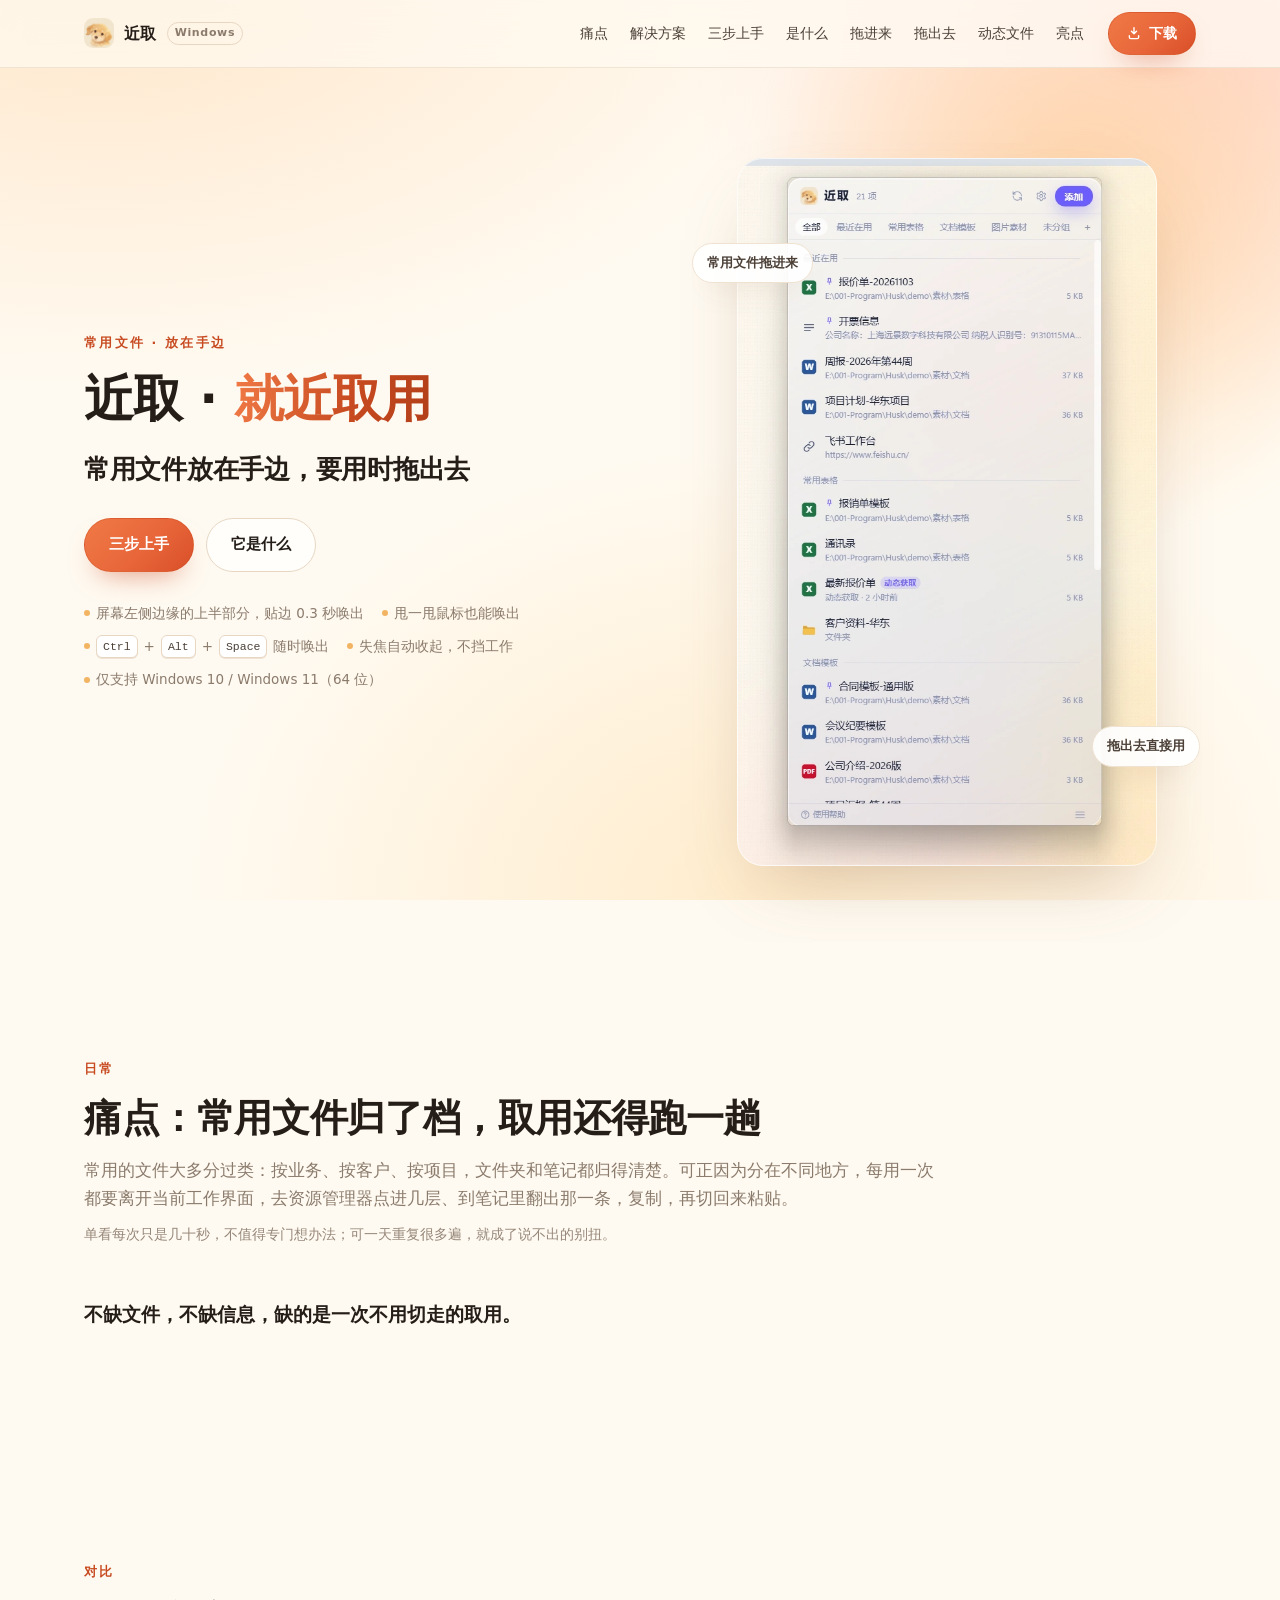
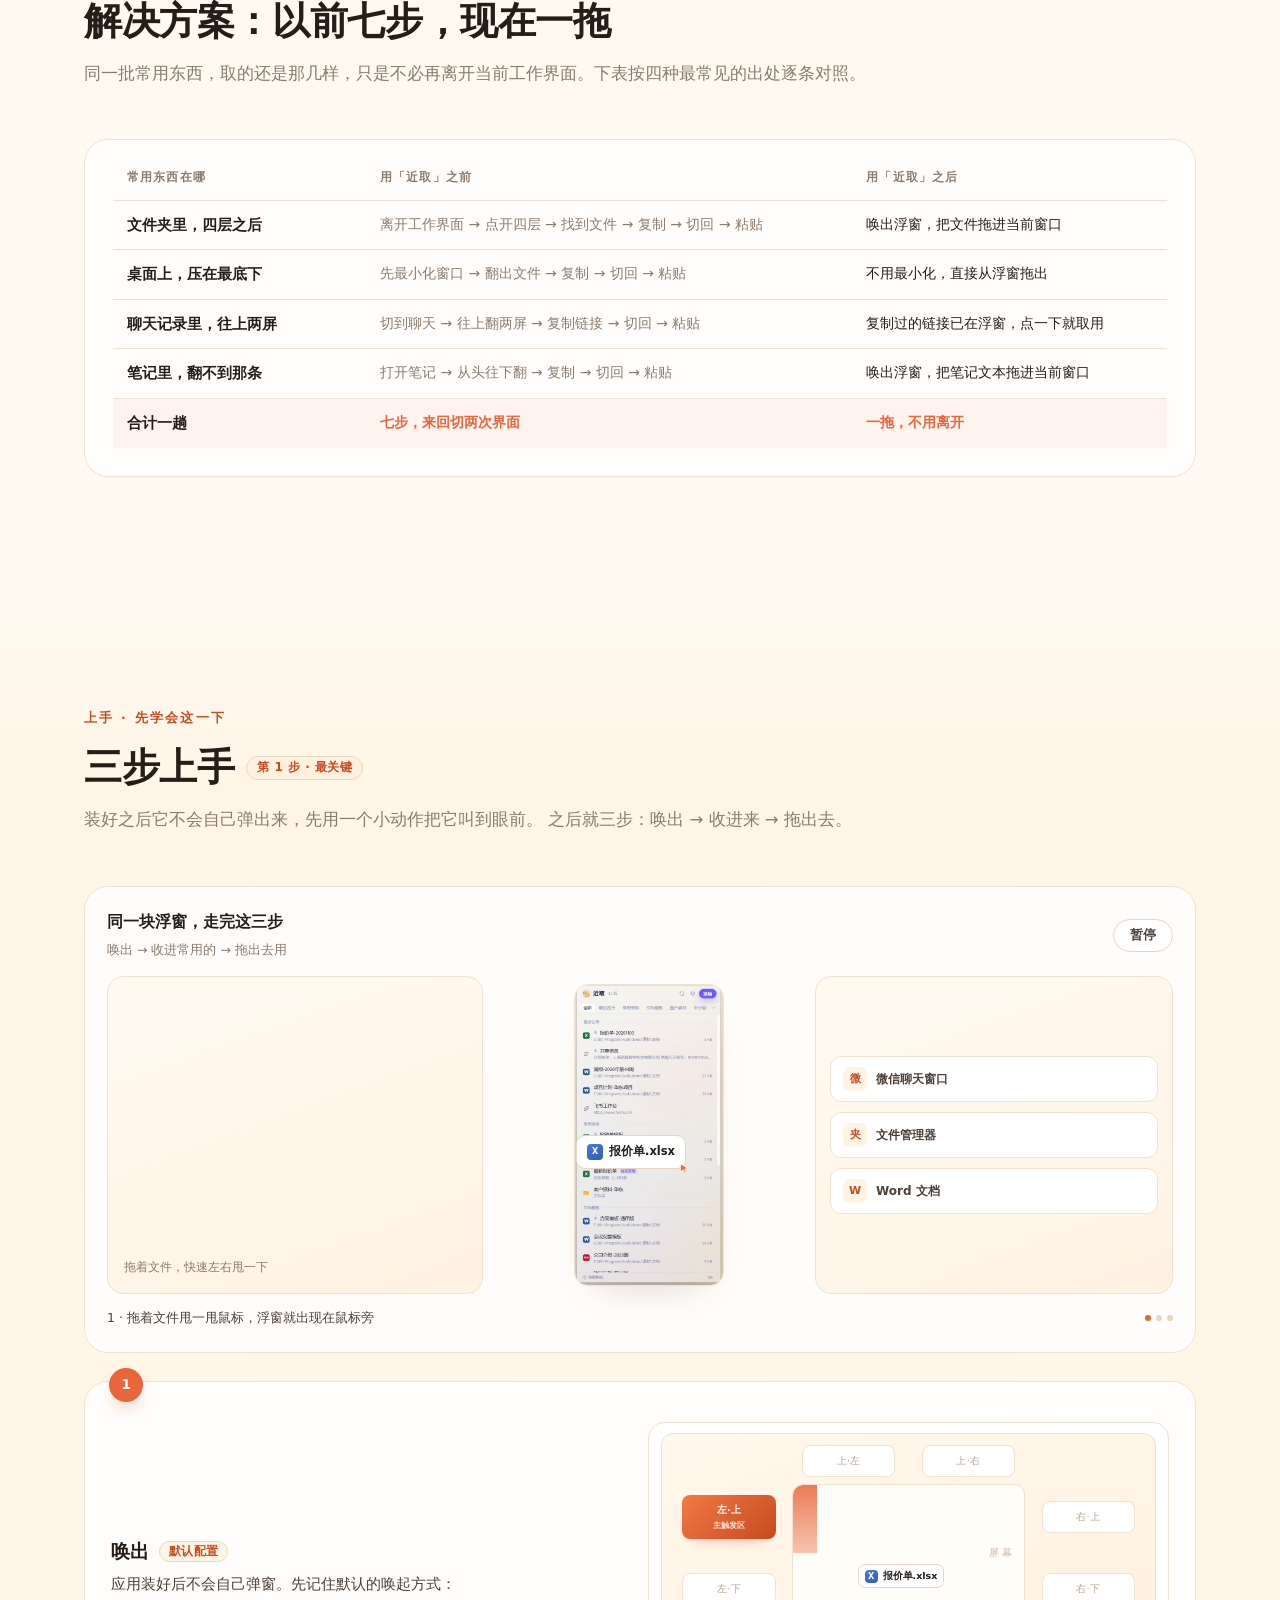
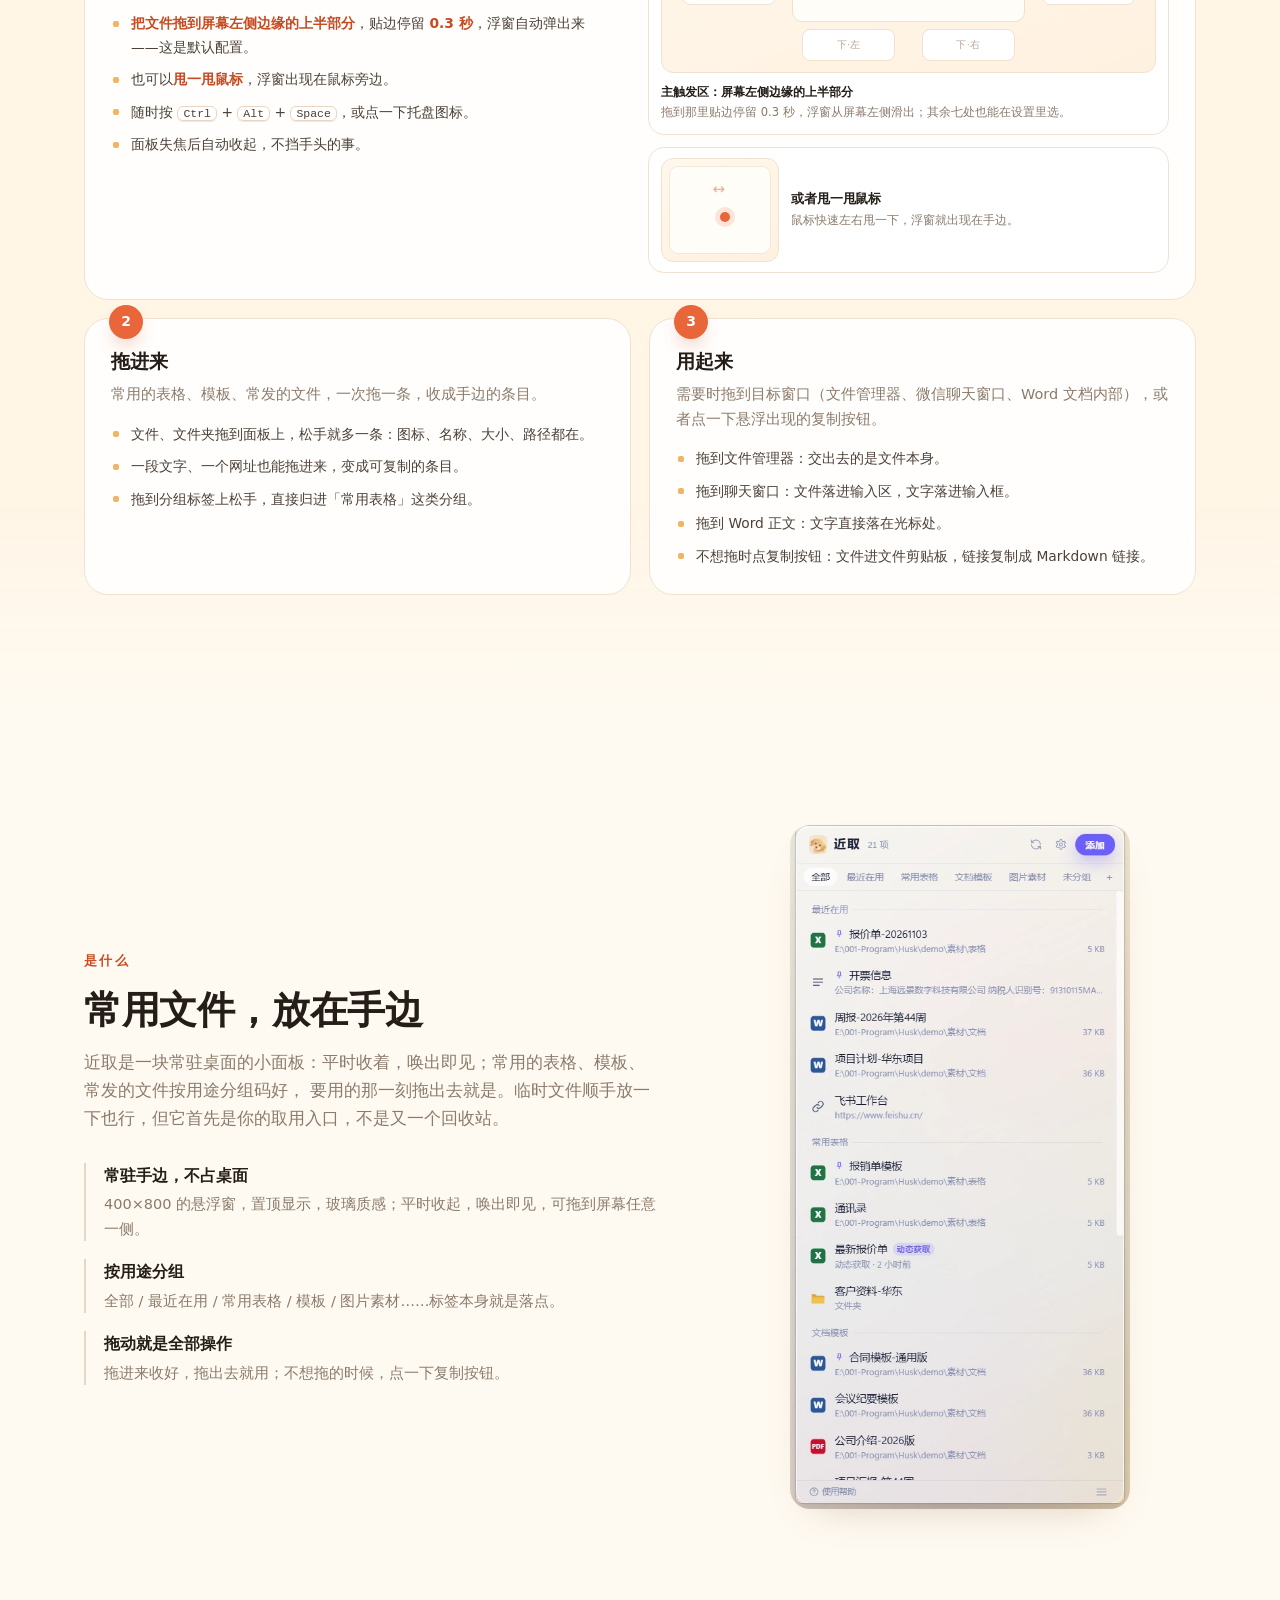
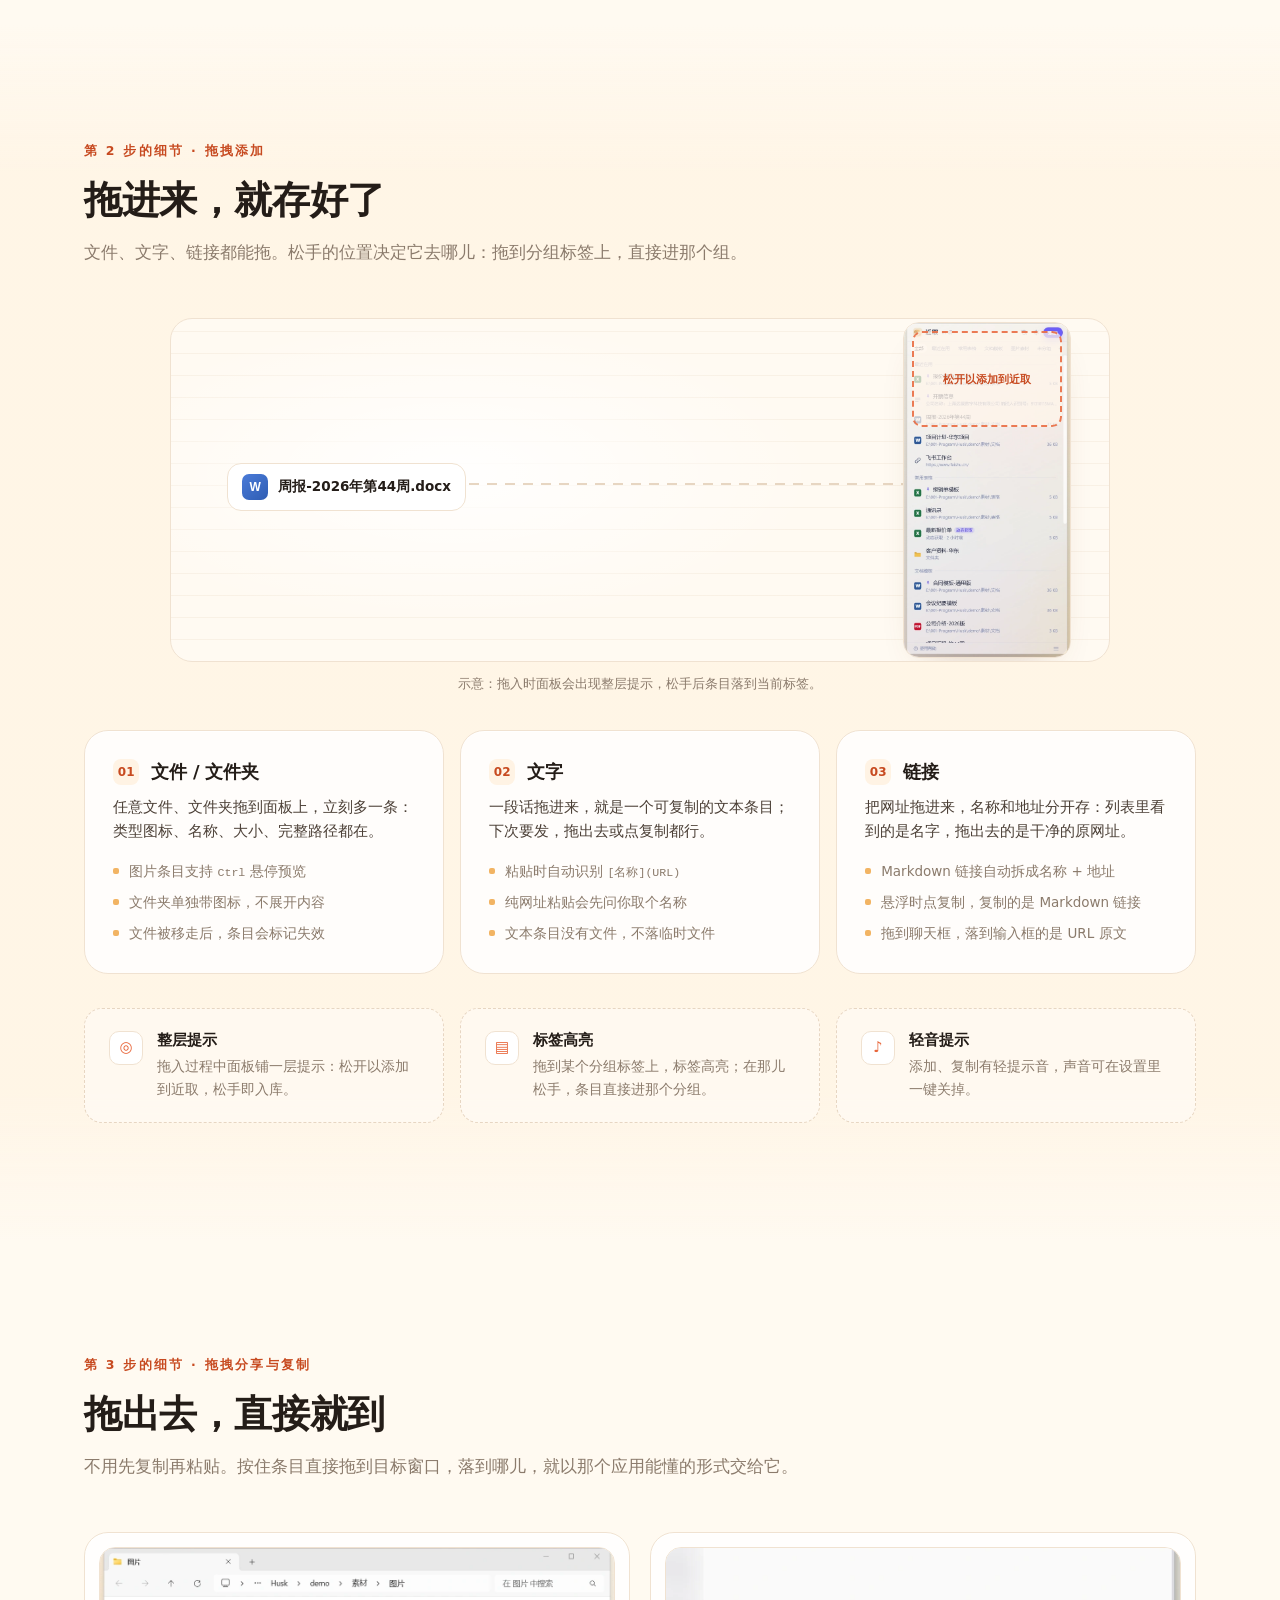
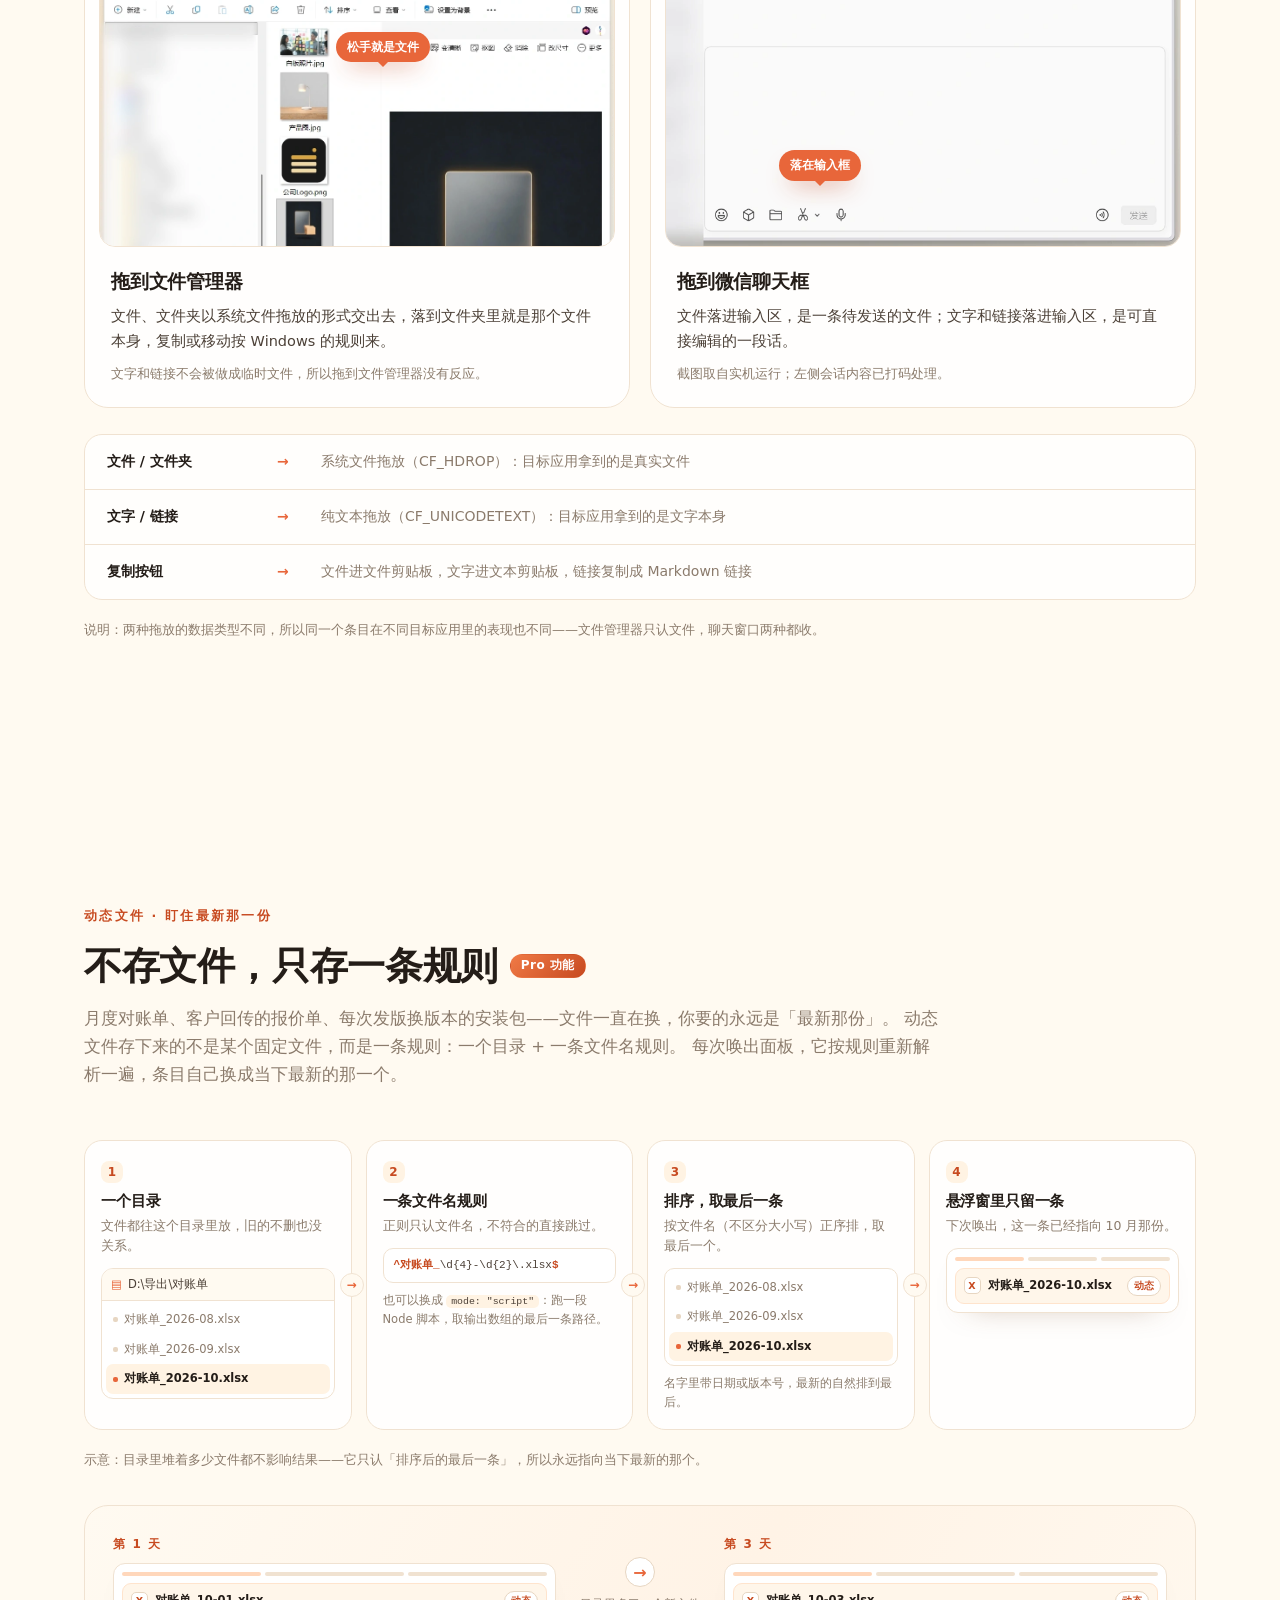
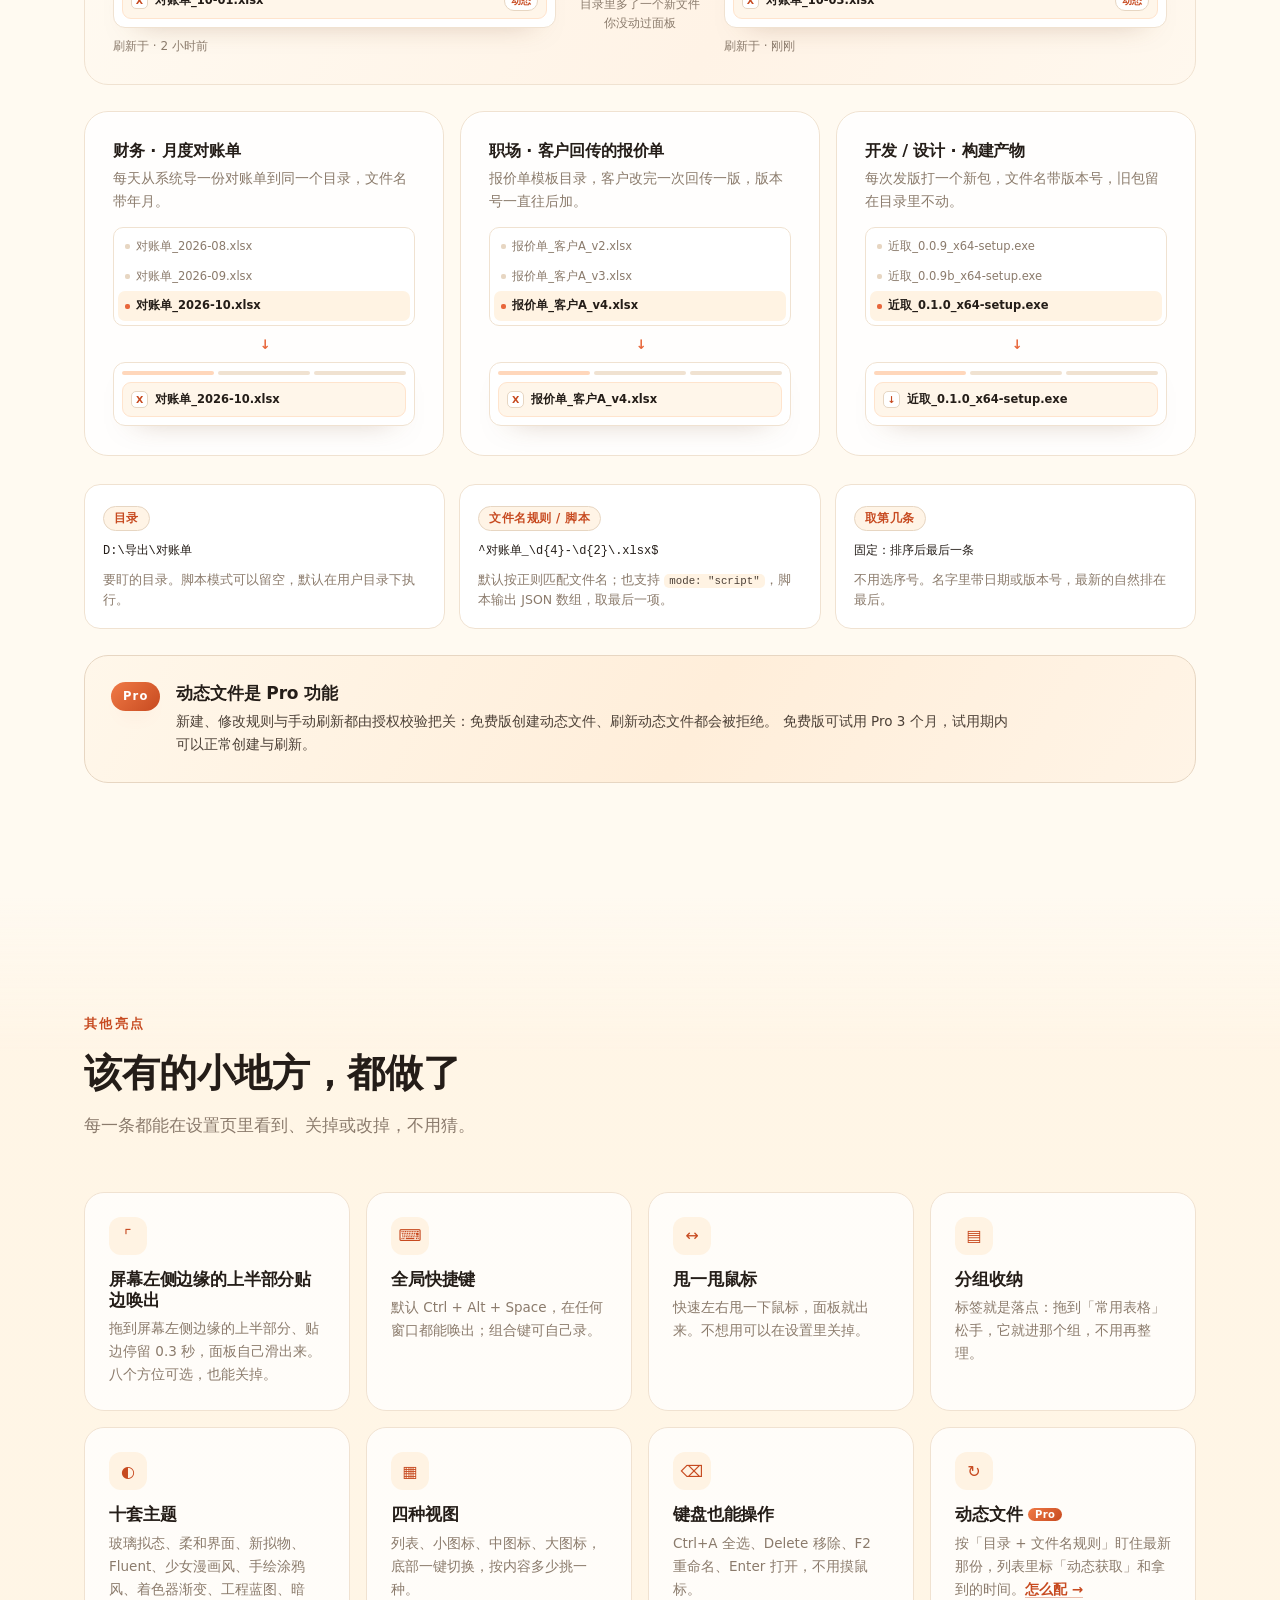
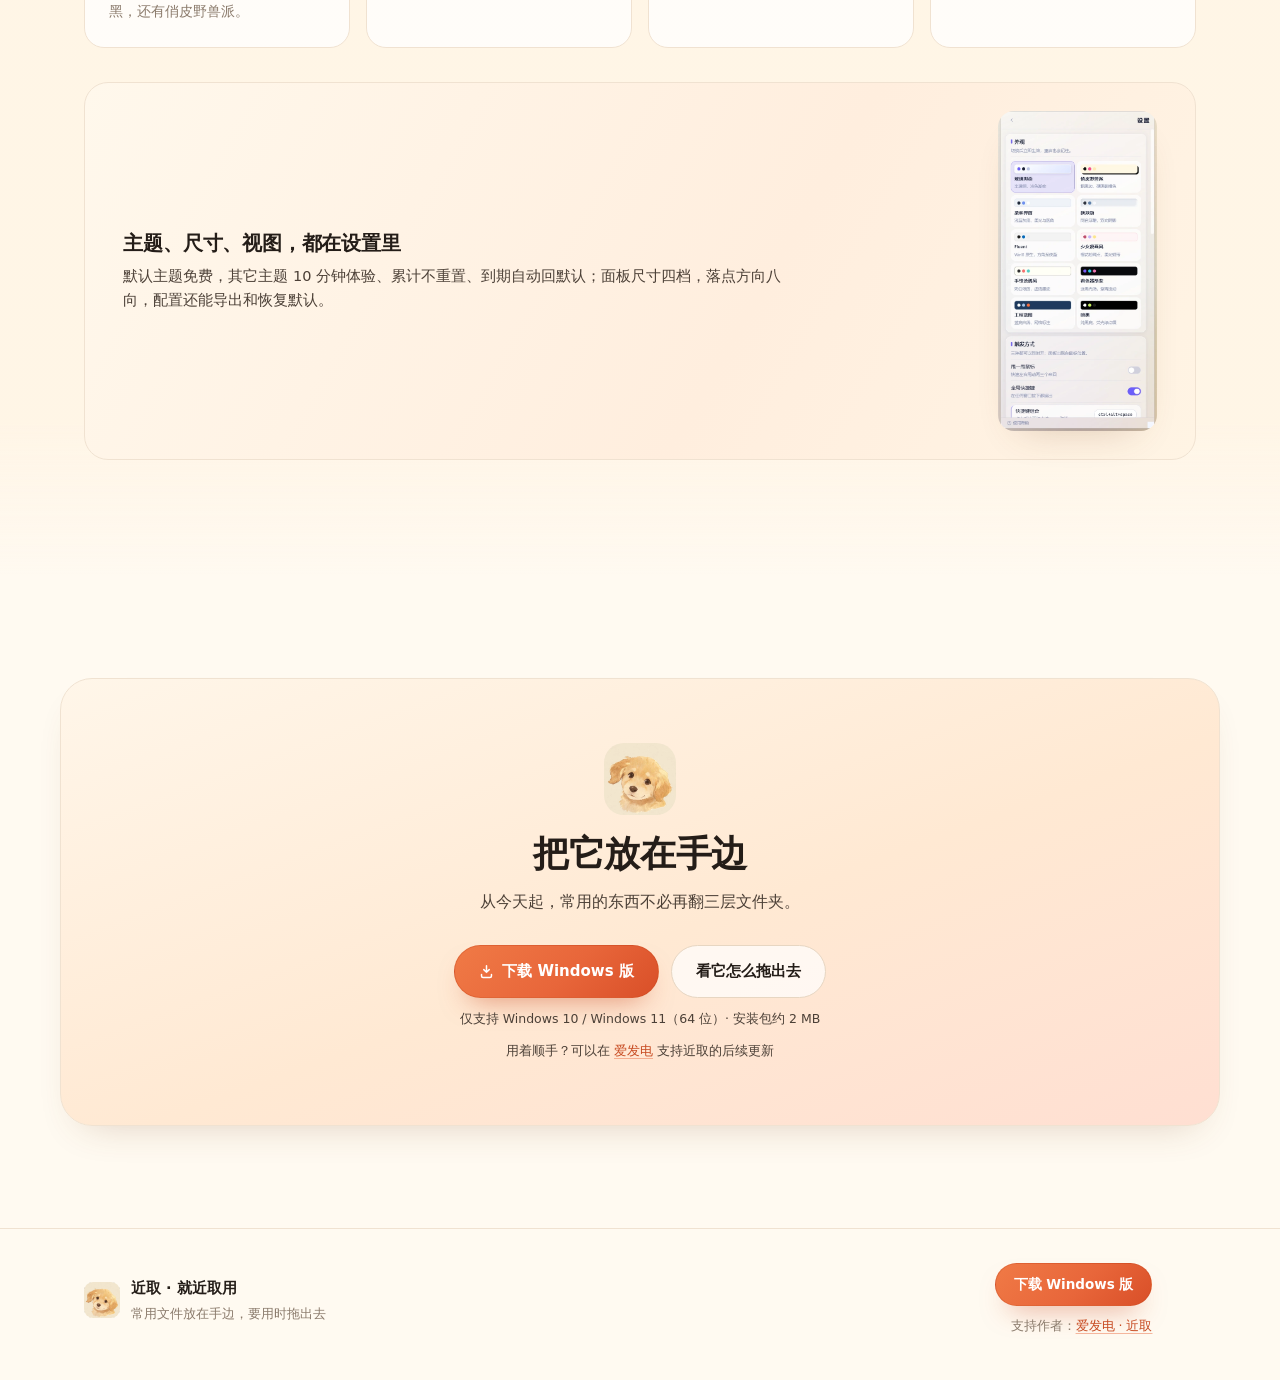
<file: index.html>
<!DOCTYPE html>
<html lang="zh-CN">
<head>
<meta charset="UTF-8" />
<meta name="viewport" content="width=device-width, initial-scale=1" />
<title>近取 · 就近取用</title>
<meta name="description" content="近取 · 就近取用。常用文件放在手边，要用时拖出去。把常用的表格、模板、文件和链接收进一块随手唤出的悬浮面板，拖到微信、文件管理器、Word 里直接用。" />
<link rel="icon" href="assets/img/mascot.png" />
<link rel="stylesheet" href="assets/css/styles.css" />
</head>
<!-- 全页下载地址只有这一个来源：安装包与页面同源，放在 download/ 下，download 属性才能真正生效。
     留空时，顶部「下载」按钮与页尾 CTA 都指向页尾下载区块 #download，不会死链。 -->
<body data-download-url="download/jinqu-0.2.0-x64-setup.exe">
<a class="skip" href="#main">跳到正文</a>

<header class="topbar">
  <div class="topbar-inner">
    <div class="brand">
      <img src="assets/img/mascot.webp" alt="近取图标" width="32" height="32" />
      <span>近取</span>
      <em>Windows</em>
    </div>
    <nav class="nav">
      <a href="#pain">痛点</a>
      <a href="#solution">解决方案</a>
      <a href="#start">三步上手</a>
      <a href="#what">是什么</a>
      <a href="#drag-in">拖进来</a>
      <a href="#drag-out">拖出去</a>
      <a href="#dynamic">动态文件</a>
      <a href="#more">亮点</a>
    </nav>
    <a class="btn btn-sm" href="#download">
      <svg class="dl-ico" viewBox="0 0 16 16" aria-hidden="true" focusable="false">
        <path d="M8 1.8v7.1m0 0 2.9-2.9m-2.9 2.9-2.9-2.9M2.7 11.1v1.7c0 .9.7 1.6 1.6 1.6h7.4c.9 0 1.6-.7 1.6-1.6v-1.7"
              fill="none" stroke="currentColor" stroke-width="1.6" stroke-linecap="round" />
      </svg>
      下载
    </a>
  </div>
</header>

<main id="main">

  <!-- ============ HERO ============ -->
  <section class="hero">
    <div class="hero-glow" aria-hidden="true"></div>
    <div class="wrap hero-grid">
      <div class="hero-copy reveal">
        <p class="eyebrow">常用文件 · 放在手边</p>
        <h1 class="slogan">
          近取 · <span class="slogan-strong">就近取用</span>
        </h1>
        <p class="slogan-sub">常用文件放在手边，要用时拖出去</p>
        <div class="hero-actions">
          <a class="btn" href="#start">三步上手</a>
          <a class="btn btn-ghost" href="#what">它是什么</a>
        </div>
        <ul class="hero-meta">
          <li>屏幕左侧边缘的上半部分，贴边 0.3 秒唤出</li>
          <li>甩一甩鼠标也能唤出</li>
          <li><kbd>Ctrl</kbd><span>+</span><kbd>Alt</kbd><span>+</span><kbd>Space</kbd> 随时唤出</li>
          <li>失焦自动收起，不挡工作</li>
          <li>仅支持 Windows 10 / Windows 11（64 位）</li>
        </ul>
      </div>

      <div class="hero-visual reveal" data-delay="1">
        <div class="float-chip float-chip-a">常用文件拖进来</div>
        <div class="float-chip float-chip-b">拖出去直接用</div>
        <div class="panel-frame">
          <img class="panel-shot" src="assets/img/hero-panel.webp"
                 alt="近取悬浮面板实机截图：顶部是分组标签，下面按分序列着文件、链接、文件夹条目" />
        </div>
      </div>
    </div>
  </section>

  <!-- ============ 痛点 ============ -->
  <section id="pain" class="section">
    <div class="wrap">
      <div class="sec-head reveal">
        <p class="eyebrow">日常</p>
        <h2>痛点：常用文件归了档，取用还得跑一趟</h2>
        <p class="sec-lead">常用的文件大多分过类：按业务、按客户、按项目，文件夹和笔记都归得清楚。可正因为分在不同地方，每用一次都要离开当前工作界面，去资源管理器点进几层、到笔记里翻出那一条，复制，再切回来粘贴。</p>
        <p class="sec-note">单看每次只是几十秒，不值得专门想办法；可一天重复很多遍，就成了说不出的别扭。</p>
      </div>
      <p class="sec-close reveal">不缺文件，不缺信息，缺的是一次不用切走的取用。</p>
    </div>
  </section>

  <!-- ============ 解决方案：前后对比 ============ -->
  <section id="solution" class="section">
    <div class="wrap">
      <div class="sec-head reveal">
        <p class="eyebrow">对比</p>
        <h2>解决方案：以前七步，现在一拖</h2>
        <p class="sec-lead">同一批常用东西，取的还是那几样，只是不必再离开当前工作界面。下表按四种最常见的出处逐条对照。</p>
      </div>
      <div class="cmp reveal">
        <table class="cmp-table">
          <thead>
            <tr>
              <th scope="col">常用东西在哪</th>
              <th scope="col">用「近取」之前</th>
              <th scope="col">用「近取」之后</th>
            </tr>
          </thead>
          <tbody>
            <tr>
              <th scope="row">文件夹里，四层之后</th>
              <td data-label="之前">离开工作界面 → 点开四层 → 找到文件 → 复制 → 切回 → 粘贴</td>
              <td data-label="之后">唤出浮窗，把文件拖进当前窗口</td>
            </tr>
            <tr>
              <th scope="row">桌面上，压在最底下</th>
              <td data-label="之前">先最小化窗口 → 翻出文件 → 复制 → 切回 → 粘贴</td>
              <td data-label="之后">不用最小化，直接从浮窗拖出</td>
            </tr>
            <tr>
              <th scope="row">聊天记录里，往上两屏</th>
              <td data-label="之前">切到聊天 → 往上翻两屏 → 复制链接 → 切回 → 粘贴</td>
              <td data-label="之后">复制过的链接已在浮窗，点一下就取用</td>
            </tr>
            <tr>
              <th scope="row">笔记里，翻不到那条</th>
              <td data-label="之前">打开笔记 → 从头往下翻 → 复制 → 切回 → 粘贴</td>
              <td data-label="之后">唤出浮窗，把笔记文本拖进当前窗口</td>
            </tr>
            <tr class="cmp-total">
              <th scope="row">合计一趟</th>
              <td data-label="之前">七步，来回切两次界面</td>
              <td data-label="之后">一拖，不用离开</td>
            </tr>
          </tbody>
        </table>
      </div>
    </div>
  </section>

  <!-- ============ 三步上手（核心叙事） ============ -->
  <section id="start" class="section section-tint">
    <div class="wrap">
      <div class="sec-head reveal">
        <p class="eyebrow">上手 · 先学会这一下</p>
        <h2>三步上手<span class="head-badge">第 1 步 · 最关键</span></h2>
        <p class="sec-lead">
          装好之后它不会自己弹出来，先用一个小动作把它叫到眼前。
          之后就三步：唤出 → 收进来 → 拖出去。
        </p>
      </div>

      <!-- 三步连贯演示 -->
      <div class="flow reveal" data-flow data-stage="0">
        <div class="flow-head">
          <div>
            <strong>同一块浮窗，走完这三步</strong>
            <span>唤出 → 收进常用的 → 拖出去用</span>
          </div>
          <button class="flow-btn" type="button" data-flow-toggle aria-pressed="false">暂停</button>
        </div>

        <div class="flow-stage">
          <div class="fs-desk">
            <span class="fs-hint">拖着文件，快速左右甩一下</span>
          </div>

          <div class="fs-panel">
            <img src="assets/img/panel-list.webp" alt="近取面板列表实机截图" />
            <span class="fs-new"><i class="fs-doc">X</i>报价单.xlsx</span>
          </div>

          <div class="fs-fields">
            <div class="fs-target"><span class="fs-ico">微</span>微信聊天窗口</div>
            <div class="fs-target"><span class="fs-ico">夹</span>文件管理器</div>
            <div class="fs-target"><span class="fs-ico">W</span>Word 文档</div>
          </div>

          <span class="fs-fly" aria-hidden="true">
            <i class="fs-doc">X</i>报价单.xlsx
            <svg class="fs-grab" viewBox="0 0 24 24" aria-hidden="true">
              <path d="M6 3.2 18.5 11l-5.6 1.2 2.6 5.7-2.4 1.1-2.6-5.7-4.5 3.9z"
                    fill="currentColor" stroke="#fff" stroke-width="1.2" stroke-linejoin="round" />
            </svg>
          </span>
        </div>

        <div class="flow-foot">
          <p class="flow-cap" data-cap="0">1 · 拖着文件甩一甩鼠标，浮窗就出现在鼠标旁</p>
          <p class="flow-cap" data-cap="1">2 · 顺手拖进浮窗，松手就收成一条</p>
          <p class="flow-cap" data-cap="2">3 · 再从浮窗拖到目标窗口，直接在那边用</p>
          <div class="flow-dots" aria-hidden="true">
            <span class="flow-dot"></span><span class="flow-dot"></span><span class="flow-dot"></span>
          </div>
        </div>
      </div>

      <ol class="steps">
        <!-- 第 1 步：视觉权重最高 -->
        <li class="step step-lead reveal" id="wake">
          <span class="step-num">1</span>
          <div class="step-lead-copy">
            <h3>唤出<span class="step-tag">默认配置</span></h3>
            <p>应用装好后不会自己弹窗。先记住默认的唤起方式：</p>
            <ul class="step-list">
              <li><strong>把文件拖到屏幕左侧边缘的上半部分</strong>，贴边停留 <strong>0.3 秒</strong>，浮窗自动弹出来——这是默认配置。</li>
              <li>也可以<strong>甩一甩鼠标</strong>，浮窗出现在鼠标旁边。</li>
              <li>随时按 <kbd>Ctrl</kbd> + <kbd>Alt</kbd> + <kbd>Space</kbd>，或点一下托盘图标。</li>
              <li>面板失焦后自动收起，不挡手头的事。</li>
            </ul>
          </div>
          <div class="wake-visual">
            <figure class="zone-card">
              <div class="zone-stage" aria-hidden="true">
                <span class="zone-tick zt-tl">上·左</span>
                <span class="zone-tick zt-tr">上·右</span>
                <span class="zone-tick zt-rt">右·上</span>
                <span class="zone-tick zt-rb">右·下</span>
                <span class="zone-tick zt-bl">下·左</span>
                <span class="zone-tick zt-br">下·右</span>
                <span class="zone-tick zt-lb">左·下</span>
                <span class="zone-hot">左·上<em>主触发区</em></span>
                <div class="zone-screen">
                  <span class="zone-name">屏幕</span>
                  <span class="zone-band"></span>
                  <span class="zone-file"><i>X</i>报价单.xlsx</span>
                  <span class="zone-dwell">0.3s</span>
                  <div class="zone-panel">
                    <i class="mini-panel-bar"></i>
                    <i class="mini-row"></i><i class="mini-row"></i><i class="mini-row"></i>
                  </div>
                </div>
              </div>
              <figcaption>
                <strong>主触发区：屏幕左侧边缘的上半部分</strong>
                <span>拖到那里贴边停留 0.3 秒，浮窗从屏幕左侧滑出；其余七处也能在设置里选。</span>
              </figcaption>
            </figure>

            <div class="wake-demo">
              <div class="wake-stage wake-shake" aria-hidden="true">
                <div class="mini-screen">
                  <span class="shake-mark">↔</span>
                  <span class="mini-cursor"></span>
                  <span class="mini-panel">
                    <i class="mini-panel-bar"></i>
                    <i class="mini-row"></i><i class="mini-row"></i><i class="mini-row"></i>
                  </span>
                </div>
              </div>
              <div class="wake-copy">
                <h4>或者甩一甩鼠标</h4>
                <p>鼠标快速左右甩一下，浮窗就出现在手边。</p>
              </div>
            </div>
          </div>
        </li>

        <li class="step reveal" data-delay="1">
          <span class="step-num">2</span>
          <h3>拖进来</h3>
          <p>常用的表格、模板、常发的文件，一次拖一条，收成手边的条目。</p>
          <ul class="step-list">
            <li>文件、文件夹拖到面板上，松手就多一条：图标、名称、大小、路径都在。</li>
            <li>一段文字、一个网址也能拖进来，变成可复制的条目。</li>
            <li>拖到分组标签上松手，直接归进「常用表格」这类分组。</li>
          </ul>
        </li>

        <li class="step reveal" data-delay="2">
          <span class="step-num">3</span>
          <h3>用起来</h3>
          <p>需要时拖到目标窗口（文件管理器、微信聊天窗口、Word 文档内部），或者点一下悬浮出现的复制按钮。</p>
          <ul class="step-list">
            <li>拖到文件管理器：交出去的是文件本身。</li>
            <li>拖到聊天窗口：文件落进输入区，文字落进输入框。</li>
            <li>拖到 Word 正文：文字直接落在光标处。</li>
            <li>不想拖时点复制按钮：文件进文件剪贴板，链接复制成 Markdown 链接。</li>
          </ul>
        </li>
      </ol>
    </div>
  </section>

  <!-- ============ 产品是什么 ============ -->
  <section id="what" class="section">
    <div class="wrap what-grid">
      <div class="what-copy reveal">
        <p class="eyebrow">是什么</p>
        <h2>常用文件，放在手边</h2>
        <p class="sec-lead">
          近取是一块常驻桌面的小面板：平时收着，唤出即见；常用的表格、模板、常发的文件按用途分组码好，
          要用的那一刻拖出去就是。临时文件顺手放一下也行，但它首先是你的取用入口，不是又一个回收站。
        </p>
        <dl class="facts">
          <div>
            <dt>常驻手边，不占桌面</dt>
            <dd>400×800 的悬浮窗，置顶显示，玻璃质感；平时收起，唤出即见，可拖到屏幕任意一侧。</dd>
          </div>
          <div>
            <dt>按用途分组</dt>
            <dd>全部 / 最近在用 / 常用表格 / 模板 / 图片素材……标签本身就是落点。</dd>
          </div>
          <div>
            <dt>拖动就是全部操作</dt>
            <dd>拖进来收好，拖出去就用；不想拖的时候，点一下复制按钮。</dd>
          </div>
        </dl>
      </div>
      <div class="what-visual reveal" data-delay="1">
        <img class="panel-plain" src="assets/img/panel-list.webp"
               alt="近取面板列表视图实机截图，条目按分组排布，右侧显示文件大小" />
      </div>
    </div>
  </section>

  <!-- ============ 拖拽添加 ============ -->
  <section id="drag-in" class="section section-tint">
    <div class="wrap">
      <div class="sec-head reveal">
        <p class="eyebrow">第 2 步的细节 · 拖拽添加</p>
        <h2>拖进来，就存好了</h2>
        <p class="sec-lead">
          文件、文字、链接都能拖。松手的位置决定它去哪儿：拖到分组标签上，直接进那个组。
        </p>
      </div>

      <div class="drag-demo reveal" aria-hidden="true">
        <div class="demo-file">
          <span class="file-ico doc">W</span>
          <span class="file-name">周报-2026年第44周.docx</span>
        </div>
        <div class="demo-path">
          <span class="demo-dot"></span>
        </div>
        <div class="demo-target">
          <img src="assets/img/panel-list.webp" alt="" />
          <div class="demo-ring">
            <span>松开以添加到近取</span>
          </div>
        </div>
      </div>
      <p class="demo-note reveal">示意：拖入时面板会出现整层提示，松手后条目落到当前标签。</p>

      <div class="in-grid">
        <article class="card in-card reveal">
          <div class="in-head">
            <span class="in-badge">01</span>
            <h3>文件 / 文件夹</h3>
          </div>
          <p>任意文件、文件夹拖到面板上，立刻多一条：类型图标、名称、大小、完整路径都在。</p>
          <ul class="in-list">
            <li>图片条目支持 <kbd>Ctrl</kbd> 悬停预览</li>
            <li>文件夹单独带图标，不展开内容</li>
            <li>文件被移走后，条目会标记失效</li>
          </ul>
        </article>
        <article class="card in-card reveal" data-delay="1">
          <div class="in-head">
            <span class="in-badge">02</span>
            <h3>文字</h3>
          </div>
          <p>一段话拖进来，就是一个可复制的文本条目；下次要发，拖出去或点复制都行。</p>
          <ul class="in-list">
            <li>粘贴时自动识别 <code>[名称](URL)</code></li>
            <li>纯网址粘贴会先问你取个名称</li>
            <li>文本条目没有文件，不落临时文件</li>
          </ul>
        </article>
        <article class="card in-card reveal" data-delay="2">
          <div class="in-head">
            <span class="in-badge">03</span>
            <h3>链接</h3>
          </div>
          <p>把网址拖进来，名称和地址分开存：列表里看到的是名字，拖出去的是干净的原网址。</p>
          <ul class="in-list">
            <li>Markdown 链接自动拆成名称 + 地址</li>
            <li>悬浮时点复制，复制的是 Markdown 链接</li>
            <li>拖到聊天框，落到输入框的是 URL 原文</li>
          </ul>
        </article>
      </div>

      <div class="feedback reveal">
        <div class="feedback-item">
          <span class="fb-icon">◎</span>
          <div>
            <h4>整层提示</h4>
            <p>拖入过程中面板铺一层提示：松开以添加到近取，松手即入库。</p>
          </div>
        </div>
        <div class="feedback-item">
          <span class="fb-icon">▤</span>
          <div>
            <h4>标签高亮</h4>
            <p>拖到某个分组标签上，标签高亮；在那儿松手，条目直接进那个分组。</p>
          </div>
        </div>
        <div class="feedback-item">
          <span class="fb-icon">♪</span>
          <div>
            <h4>轻音提示</h4>
            <p>添加、复制有轻提示音，声音可在设置里一键关掉。</p>
          </div>
        </div>
      </div>
    </div>
  </section>

  <!-- ============ 拖拽分享 ============ -->
  <section id="drag-out" class="section">
    <div class="wrap">
      <div class="sec-head reveal">
        <p class="eyebrow">第 3 步的细节 · 拖拽分享与复制</p>
        <h2>拖出去，直接就到</h2>
        <p class="sec-lead">
          不用先复制再粘贴。按住条目直接拖到目标窗口，落到哪儿，就以那个应用能懂的形式交给它。
        </p>
      </div>

      <div class="out-grid">
        <article class="card out-card reveal">
          <div class="out-visual">
            <img src="assets/img/explorer-window.webp"
                   alt="实机截图：资源管理器打开 demo 素材的图片文件夹，里面有白板照片、产品图、公司 Logo、海报初稿" />
            <span class="pin pin-a">松手就是文件</span>
          </div>
          <div class="out-body">
            <h3>拖到文件管理器</h3>
            <p>文件、文件夹以系统文件拖放的形式交出去，落到文件夹里就是那个文件本身，复制或移动按 Windows 的规则来。</p>
            <p class="note">文字和链接不会被做成临时文件，所以拖到文件管理器没有反应。</p>
          </div>
        </article>

        <article class="card out-card reveal" data-delay="1">
          <div class="out-visual">
            <img class="anchor-bottom" src="assets/img/wechat-window.webp"
                   alt="实机截图：微信聊天输入框与发送按钮，左侧会话内容已打码" />
            <span class="pin pin-b">落在输入框</span>
          </div>
          <div class="out-body">
            <h3>拖到微信聊天框</h3>
            <p>文件落进输入区，是一条待发送的文件；文字和链接落进输入区，是可直接编辑的一段话。</p>
            <p class="note">截图取自实机运行；左侧会话内容已打码处理。</p>
          </div>
        </article>
      </div>

      <div class="type-strip reveal">
        <div class="type-row">
          <span class="type-key">文件 / 文件夹</span>
          <span class="type-arrow">→</span>
          <span class="type-val">系统文件拖放（CF_HDROP）：目标应用拿到的是真实文件</span>
        </div>
        <div class="type-row">
          <span class="type-key">文字 / 链接</span>
          <span class="type-arrow">→</span>
          <span class="type-val">纯文本拖放（CF_UNICODETEXT）：目标应用拿到的是文字本身</span>
        </div>
        <div class="type-row">
          <span class="type-key">复制按钮</span>
          <span class="type-arrow">→</span>
          <span class="type-val">文件进文件剪贴板，文字进文本剪贴板，链接复制成 Markdown 链接</span>
        </div>
      </div>
      <p class="demo-note is-left reveal">说明：两种拖放的数据类型不同，所以同一个条目在不同目标应用里的表现也不同——文件管理器只认文件，聊天窗口两种都收。</p>
    </div>
  </section>

  <!-- ============ 动态文件（Pro） ============ -->
  <section id="dynamic" class="section">
    <div class="wrap">
      <div class="sec-head reveal">
        <p class="eyebrow">动态文件 · 盯住最新那一份</p>
        <h2>不存文件，只存一条规则<span class="head-badge head-badge-pro">Pro 功能</span></h2>
        <p class="sec-lead">
          月度对账单、客户回传的报价单、每次发版换版本的安装包——文件一直在换，你要的永远是「最新那份」。
          动态文件存下来的不是某个固定文件，而是一条规则：一个目录 + 一条文件名规则。
          每次唤出面板，它按规则重新解析一遍，条目自己换成当下最新的那一个。
        </p>
      </div>

      <!-- 机制：目录 → 匹配规则 → 取最新一条 → 悬浮窗里显示 -->
      <div class="dyn-flow">
        <div class="dyn-step reveal">
          <span class="dyn-step-no">1</span>
          <h3>一个目录</h3>
          <p class="dyn-step-desc">文件都往这个目录里放，旧的不删也没关系。</p>
          <div class="dyn-step-vis">
            <div class="dyn-dir" aria-hidden="true">
              <div class="dyn-dir-head"><span class="dyn-dir-ico">▤</span>D:\导出\对账单</div>
              <ul>
                <li>对账单_2026-08.xlsx</li>
                <li>对账单_2026-09.xlsx</li>
                <li class="is-new">对账单_2026-10.xlsx</li>
              </ul>
            </div>
          </div>
        </div>

        <div class="dyn-step reveal" data-delay="1">
          <span class="dyn-step-no">2</span>
          <h3>一条文件名规则</h3>
          <p class="dyn-step-desc">正则只认文件名，不符合的直接跳过。</p>
          <div class="dyn-step-vis">
            <div class="dyn-regex" aria-hidden="true"><b>^对账单_</b>\d{4}-\d{2}\.xlsx<b>$</b></div>
            <p class="dyn-mini-note">也可以换成 <code>mode: "script"</code>：跑一段 Node 脚本，取输出数组的最后一条路径。</p>
          </div>
        </div>

        <div class="dyn-step reveal" data-delay="2">
          <span class="dyn-step-no">3</span>
          <h3>排序，取最后一条</h3>
          <p class="dyn-step-desc">按文件名（不区分大小写）正序排，取最后一个。</p>
          <div class="dyn-step-vis">
            <ul class="dyn-sort" aria-hidden="true">
              <li>对账单_2026-08.xlsx</li>
              <li>对账单_2026-09.xlsx</li>
              <li class="is-new">对账单_2026-10.xlsx</li>
            </ul>
            <p class="dyn-mini-note">名字里带日期或版本号，最新的自然排到最后。</p>
          </div>
        </div>

        <div class="dyn-step reveal" data-delay="3">
          <span class="dyn-step-no">4</span>
          <h3>悬浮窗里只留一条</h3>
          <p class="dyn-step-desc">下次唤出，这一条已经指向 10 月那份。</p>
          <div class="dyn-step-vis">
            <div class="dyn-panel" aria-hidden="true">
              <div class="dyn-panel-bar"><i></i><i></i><i></i></div>
              <div class="dyn-row">
                <span class="dyn-doc">X</span>
                <span class="dyn-row-name">对账单_2026-10.xlsx</span>
                <span class="dyn-row-tag">动态</span>
              </div>
            </div>
          </div>
        </div>
      </div>
      <p class="demo-note is-left reveal">示意：目录里堆着多少文件都不影响结果——它只认「排序后的最后一条」，所以永远指向当下最新的那个。</p>

      <!-- 时间推移：同一张卡片，指向的文件被换掉了 -->
      <div class="dyn-time reveal">
        <div class="dyn-time-day">
          <p class="dyn-time-day-label">第 1 天</p>
          <div class="dyn-panel" aria-hidden="true">
            <div class="dyn-panel-bar"><i></i><i></i><i></i></div>
            <div class="dyn-row">
              <span class="dyn-doc">X</span>
              <span class="dyn-row-name">对账单_10-01.xlsx</span>
              <span class="dyn-row-tag">动态</span>
            </div>
          </div>
          <p class="dyn-time-stamp">刷新于 · 2 小时前</p>
        </div>
        <div class="dyn-time-mid" aria-hidden="true">
          <span class="dyn-time-arrow">→</span>
          <p>目录里多了一个新文件<br />你没动过面板</p>
        </div>
        <div class="dyn-time-day">
          <p class="dyn-time-day-label">第 3 天</p>
          <div class="dyn-panel" aria-hidden="true">
            <div class="dyn-panel-bar"><i></i><i></i><i></i></div>
            <div class="dyn-row is-live">
              <span class="dyn-doc">X</span>
              <span class="dyn-row-name">对账单_10-03.xlsx</span>
              <span class="dyn-row-tag">动态</span>
            </div>
          </div>
          <p class="dyn-time-stamp">刷新于 · 刚刚</p>
        </div>
      </div>

      <!-- 三个真实场景 -->
      <div class="dyn-cases">
        <article class="card dyn-case reveal">
          <h3>财务 · 月度对账单</h3>
          <p>每天从系统导一份对账单到同一个目录，文件名带年月。</p>
          <div class="dyn-case-vis" aria-hidden="true">
            <ul class="dyn-mini-list">
              <li>对账单_2026-08.xlsx</li>
              <li>对账单_2026-09.xlsx</li>
              <li class="is-new">对账单_2026-10.xlsx</li>
            </ul>
            <span class="dyn-case-arrow">→</span>
            <div class="dyn-panel">
              <div class="dyn-panel-bar"><i></i><i></i><i></i></div>
              <div class="dyn-row">
                <span class="dyn-doc">X</span>
                <span class="dyn-row-name">对账单_2026-10.xlsx</span>
              </div>
            </div>
          </div>
        </article>

        <article class="card dyn-case reveal" data-delay="1">
          <h3>职场 · 客户回传的报价单</h3>
          <p>报价单模板目录，客户改完一次回传一版，版本号一直往后加。</p>
          <div class="dyn-case-vis" aria-hidden="true">
            <ul class="dyn-mini-list">
              <li>报价单_客户A_v2.xlsx</li>
              <li>报价单_客户A_v3.xlsx</li>
              <li class="is-new">报价单_客户A_v4.xlsx</li>
            </ul>
            <span class="dyn-case-arrow">→</span>
            <div class="dyn-panel">
              <div class="dyn-panel-bar"><i></i><i></i><i></i></div>
              <div class="dyn-row">
                <span class="dyn-doc">X</span>
                <span class="dyn-row-name">报价单_客户A_v4.xlsx</span>
              </div>
            </div>
          </div>
        </article>

        <article class="card dyn-case reveal" data-delay="2">
          <h3>开发 / 设计 · 构建产物</h3>
          <p>每次发版打一个新包，文件名带版本号，旧包留在目录里不动。</p>
          <div class="dyn-case-vis" aria-hidden="true">
            <ul class="dyn-mini-list">
              <li>近取_0.0.9_x64-setup.exe</li>
              <li>近取_0.0.9b_x64-setup.exe</li>
              <li class="is-new">近取_0.1.0_x64-setup.exe</li>
            </ul>
            <span class="dyn-case-arrow">→</span>
            <div class="dyn-panel">
              <div class="dyn-panel-bar"><i></i><i></i><i></i></div>
              <div class="dyn-row">
                <span class="dyn-doc">↓</span>
                <span class="dyn-row-name">近取_0.1.0_x64-setup.exe</span>
              </div>
            </div>
          </div>
        </article>
      </div>

      <!-- 要填什么 -->
      <div class="dyn-config">
        <div class="dyn-field reveal">
          <span class="dyn-field-label">目录</span>
          <div class="dyn-field-val">D:\导出\对账单</div>
          <p>要盯的目录。脚本模式可以留空，默认在用户目录下执行。</p>
        </div>
        <div class="dyn-field reveal" data-delay="1">
          <span class="dyn-field-label">文件名规则 / 脚本</span>
          <div class="dyn-field-val">^对账单_\d{4}-\d{2}\.xlsx$</div>
          <p>默认按正则匹配文件名；也支持 <code>mode: "script"</code>，脚本输出 JSON 数组，取最后一项。</p>
        </div>
        <div class="dyn-field reveal" data-delay="2">
          <span class="dyn-field-label">取第几条</span>
          <div class="dyn-field-val">固定：排序后最后一条</div>
          <p>不用选序号。名字里带日期或版本号，最新的自然排在最后。</p>
        </div>
      </div>

      <div class="dyn-pro reveal">
        <span class="badge-pro">Pro</span>
        <div>
          <h3>动态文件是 Pro 功能</h3>
          <p>
            新建、修改规则与手动刷新都由授权校验把关：免费版创建动态文件、刷新动态文件都会被拒绝。
            免费版可试用 Pro 3 个月，试用期内可以正常创建与刷新。
          </p>
        </div>
      </div>
    </div>
  </section>

  <!-- ============ 其他亮点 ============ -->
  <section id="more" class="section section-tint">
    <div class="wrap">
      <div class="sec-head reveal">
        <p class="eyebrow">其他亮点</p>
        <h2>该有的小地方，都做了</h2>
        <p class="sec-lead">每一条都能在设置页里看到、关掉或改掉，不用猜。</p>
      </div>
      <div class="feat-grid">
        <article class="feat reveal">
          <span class="feat-ico">⌜</span>
          <h3>屏幕左侧边缘的上半部分贴边唤出</h3>
          <p>拖到屏幕左侧边缘的上半部分、贴边停留 0.3 秒，面板自己滑出来。八个方位可选，也能关掉。</p>
        </article>
        <article class="feat reveal" data-delay="1">
          <span class="feat-ico">⌨</span>
          <h3>全局快捷键</h3>
          <p>默认 Ctrl + Alt + Space，在任何窗口都能唤出；组合键可自己录。</p>
        </article>
        <article class="feat reveal" data-delay="2">
          <span class="feat-ico">↔</span>
          <h3>甩一甩鼠标</h3>
          <p>快速左右甩一下鼠标，面板就出来。不想用可以在设置里关掉。</p>
        </article>
        <article class="feat reveal" data-delay="3">
          <span class="feat-ico">▤</span>
          <h3>分组收纳</h3>
          <p>标签就是落点：拖到「常用表格」松手，它就进那个组，不用再整理。</p>
        </article>
        <article class="feat reveal">
          <span class="feat-ico">◐</span>
          <h3>十套主题</h3>
          <p>玻璃拟态、柔和界面、新拟物、Fluent、少女漫画风、手绘涂鸦风、着色器渐变、工程蓝图、暗黑，还有俏皮野兽派。</p>
        </article>
        <article class="feat reveal" data-delay="1">
          <span class="feat-ico">▦</span>
          <h3>四种视图</h3>
          <p>列表、小图标、中图标、大图标，底部一键切换，按内容多少挑一种。</p>
        </article>
        <article class="feat reveal" data-delay="2">
          <span class="feat-ico">⌫</span>
          <h3>键盘也能操作</h3>
          <p>Ctrl+A 全选、Delete 移除、F2 重命名、Enter 打开，不用摸鼠标。</p>
        </article>
        <article class="feat reveal" data-delay="3">
          <span class="feat-ico">↻</span>
          <h3>动态文件 <span class="feat-pro">Pro</span></h3>
          <p>按「目录 + 文件名规则」盯住最新那份，列表里标「动态获取」和拿到的时间。<a class="feat-link" href="#dynamic">怎么配 →</a></p>
        </article>
      </div>

      <div class="theme-note reveal">
        <div class="theme-copy">
          <h3>主题、尺寸、视图，都在设置里</h3>
          <p>默认主题免费，其它主题 10 分钟体验、累计不重置、到期自动回默认；面板尺寸四档，落点方向八向，配置还能导出和恢复默认。</p>
        </div>
        <img class="theme-shot" src="assets/img/settings.webp"
               alt="近取设置页实机截图：外观主题九宫格、触发方式开关与快捷键设置" />
      </div>
    </div>
  </section>

  <!-- ============ 结尾 CTA（同时也是下载区块的落点 #download） ============ -->
  <section class="cta" id="download">
    <div class="wrap cta-inner reveal">
      <img src="assets/img/mascot.webp" alt="" class="cta-mascot" width="72" height="72" />
      <h2>把它放在手边</h2>
      <p>从今天起，常用的东西不必再翻三层文件夹。</p>
      <div class="hero-actions center">
        <a class="btn" href="#download" data-download>
          <svg class="dl-ico" viewBox="0 0 16 16" aria-hidden="true" focusable="false">
            <path d="M8 1.8v7.1m0 0 2.9-2.9m-2.9 2.9-2.9-2.9M2.7 11.1v1.7c0 .9.7 1.6 1.6 1.6h7.4c.9 0 1.6-.7 1.6-1.6v-1.7"
                  fill="none" stroke="currentColor" stroke-width="1.6" stroke-linecap="round" />
          </svg>
          下载 Windows 版
        </a>
        <a class="btn btn-ghost" href="#drag-out">看它怎么拖出去</a>
      </div>
      <p class="cta-note">仅支持 Windows 10 / Windows 11（64 位）· 安装包约 2 MB</p>
      <p class="cta-note cta-support">用着顺手？可以在
        <a href="https://ifdian.net/a/tools-husk" target="_blank" rel="noopener noreferrer">爱发电</a>
        支持近取的后续更新
      </p>
    </div>
  </section>
</main>

<footer class="foot">
  <div class="wrap foot-inner">
    <div class="foot-brand">
      <img src="assets/img/mascot.webp" alt="近取图标" width="36" height="36" />
      <div class="foot-brand-copy">
        <span class="foot-name">近取 · 就近取用</span>
        <p class="foot-tag">常用文件放在手边，要用时拖出去</p>
      </div>
    </div>

    <!-- <nav class="foot-nav" aria-label="页脚导航">
      <a href="#start">三步上手</a>
      <a href="#drag-in">拖进来</a>
      <a href="#drag-out">拖出去</a>
      <a href="#dynamic">动态文件</a>
      <a href="#more">亮点</a>
      <a href="#download">下载</a>
    </nav> -->

    <div class="foot-actions">
      <a class="btn btn-sm" href="#download" data-download>下载 Windows 版</a>
      <span class="foot-support">支持作者：<a href="https://ifdian.net/a/tools-husk" target="_blank" rel="noopener noreferrer">爱发电 · 近取</a></span>
    </div>
  </div>
</footer>

<script src="assets/js/script.js"></script>
</body>
</html>
</file>
<file: assets/css/styles.css>
/* 近取 · 落地页样式
   暖亮配色、干净留白；桌面与移动端都按同一套节奏排版。 */

:root {
  --cream: #fffaf1;
  --tint: #fff5e7;
  --paper: #ffffff;
  --ink: #241d18;
  --ink-2: #4c4037;
  --muted: #8b7b6c;
  --line: #f0e2d1;
  --line-2: #e7d6c2;
  --coral: #e8663a;
  --coral-deep: #c74a20;
  --amber: #f2b463;
  --shadow-lg: 0 30px 70px -28px rgba(120, 74, 38, .35);
  --shadow-md: 0 18px 40px -24px rgba(120, 74, 38, .3);
  --radius: 24px;
  --maxw: 1160px;
}

* { box-sizing: border-box; }

html { scroll-behavior: smooth; }

body {
  margin: 0;
  background: var(--cream);
  color: var(--ink);
  font-family: "Inter", "Segoe UI Variable", "Segoe UI", "PingFang SC",
    "Hiragino Sans GB", "Microsoft YaHei", system-ui, sans-serif;
  font-size: 16px;
  line-height: 1.7;
  -webkit-font-smoothing: antialiased;
  overflow-x: hidden;
}

body::before {
  content: "";
  position: fixed;
  inset: 0;
  z-index: -1;
  background:
    radial-gradient(1200px 700px at 8% -5%, #ffe6c9 0%, rgba(255, 230, 201, 0) 62%),
    radial-gradient(900px 620px at 96% 6%, #ffdcd2 0%, rgba(255, 220, 210, 0) 60%),
    radial-gradient(900px 700px at 60% 100%, #ffeccc 0%, rgba(255, 236, 204, 0) 65%),
    var(--cream);
}

img { max-width: 100%; display: block; }

h1, h2, h3, h4 { margin: 0; line-height: 1.3; letter-spacing: -0.01em; }
p { margin: 0; }
ul, ol, dl { margin: 0; padding: 0; }

a { color: inherit; text-decoration: none; }

code, kbd {
  font-family: "SFMono-Regular", "Cascadia Mono", "Consolas", monospace;
  font-size: .86em;
}

.skip {
  position: absolute;
  left: -9999px;
  top: 8px;
  background: var(--ink);
  color: #fff;
  padding: 8px 14px;
  border-radius: 10px;
  z-index: 99;
}
.skip:focus { left: 16px; }

/* ---------- 顶部栏 ---------- */
.topbar {
  position: sticky;
  top: 0;
  z-index: 20;
  backdrop-filter: blur(14px) saturate(1.2);
  background: rgba(255, 250, 241, .72);
  border-bottom: 1px solid rgba(231, 214, 194, .6);
}

.topbar-inner {
  max-width: var(--maxw);
  margin: 0 auto;
  padding: 12px 24px;
  display: flex;
  align-items: center;
  gap: 24px;
}

.brand {
  display: flex;
  align-items: center;
  gap: 10px;
  font-weight: 700;
  letter-spacing: .02em;
}
.brand img { width: 30px; height: 30px; border-radius: 9px; }
.brand em {
  font-style: normal;
  font-size: 11px;
  font-weight: 600;
  color: var(--muted);
  border: 1px solid var(--line-2);
  padding: 1px 7px;
  border-radius: 999px;
  letter-spacing: .06em;
}

.nav {
  display: flex;
  gap: 22px;
  margin-left: auto;
  font-size: 14px;
  color: var(--ink-2);
}
.nav a { position: relative; padding: 4px 0; }
.nav a::after {
  content: "";
  position: absolute;
  left: 0; right: 100%;
  bottom: 0;
  height: 2px;
  background: var(--coral);
  border-radius: 2px;
  transition: right .28s ease;
}
.nav a:hover::after { right: 0; }

/* ---------- 按钮 ---------- */
.btn {
  display: inline-flex;
  align-items: center;
  justify-content: center;
  gap: 8px;
  padding: 13px 24px;
  border-radius: 999px;
  background: linear-gradient(135deg, #f07a46, var(--coral) 55%, #d94f28);
  color: #fff;
  font-weight: 600;
  font-size: 15px;
  border: 1px solid rgba(199, 74, 32, .35);
  box-shadow: 0 14px 28px -14px rgba(200, 70, 30, .6);
  transition: transform .22s ease, box-shadow .22s ease, filter .22s ease;
}
.btn:hover {
  transform: translateY(-2px);
  box-shadow: 0 20px 34px -16px rgba(200, 70, 30, .7);
  filter: saturate(1.06);
}
.btn:active { transform: translateY(0); }

.btn-ghost {
  background: rgba(255, 255, 255, .7);
  color: var(--ink);
  border: 1px solid var(--line-2);
  box-shadow: none;
}
.btn-ghost:hover {
  background: #fff;
  box-shadow: 0 12px 26px -18px rgba(120, 74, 38, .5);
}

.btn-sm { padding: 9px 18px; font-size: 13.5px; }
.btn .dl-ico { width: 15px; height: 15px; flex: none; }
.btn-sm .dl-ico { width: 14px; height: 14px; }
.hero-actions { display: flex; gap: 12px; flex-wrap: wrap; margin-top: 30px; }
.hero-actions.center { justify-content: center; }

/* ---------- 布局 ---------- */
.wrap { max-width: var(--maxw); margin: 0 auto; padding: 0 24px; }

.section { padding: clamp(72px, 9vw, 124px) 0; }
.section-tint {
  background:
    linear-gradient(180deg, rgba(255, 245, 231, .0), rgba(255, 244, 228, .85) 12%, rgba(255, 244, 228, .85) 88%, rgba(255, 245, 231, 0));
}

.eyebrow {
  font-size: 12.5px;
  letter-spacing: .18em;
  text-transform: uppercase;
  color: var(--coral-deep);
  font-weight: 700;
  margin-bottom: 14px;
}

.sec-head { max-width: 860px; margin-bottom: clamp(36px, 4vw, 56px); }
.sec-head h2 { font-size: clamp(26px, 3vw, 40px); font-weight: 700; }
.sec-lead { margin-top: 14px; color: var(--muted); font-size: 16.5px; }

/* ---------- HERO ---------- */
.hero {
  position: relative;
  padding: clamp(48px, 7vw, 96px) 0 clamp(40px, 6vw, 80px);
  overflow: hidden;
}
.hero-glow {
  position: absolute;
  width: 760px; height: 760px;
  right: -180px; top: -240px;
  background: radial-gradient(circle, rgba(255, 205, 150, .75), rgba(255, 205, 150, 0) 62%);
  filter: blur(10px);
  pointer-events: none;
}

.hero-grid {
  display: grid;
  grid-template-columns: minmax(0, 1.05fr) minmax(0, .95fr);
  gap: clamp(32px, 5vw, 72px);
  align-items: center;
}

.slogan {
  font-size: clamp(28px, 3.9vw, 50px);
  font-weight: 700;
  line-height: 1.32;
  letter-spacing: -0.015em;
  margin-bottom: 22px;
}
.slogan-strong {
  background: linear-gradient(100deg, #f07a46, var(--coral-deep) 60%, #b23f19);
  -webkit-background-clip: text;
  background-clip: text;
  color: transparent;
}

/* 第二层标题：介于主 slogan 与正文之间
   左侧强调线挂在文字左边的留白里，文字左边缘与主标题、eyebrow 对齐 */
.slogan-sub {
  position: relative;
  margin: -4px 0 0 -16px;
  padding-left: 16px;
  font-size: clamp(19px, 2vw, 26px);
  font-weight: 600;
  line-height: 1.45;
  letter-spacing: -0.01em;
  color: var(--ink);
  max-width: 26em;
}
.slogan-sub::before {
  content: "";
  position: absolute;
  left: 0; top: .18em; bottom: .18em;
  width: 3px;
  border-radius: 3px;
  background: linear-gradient(180deg, var(--amb), var(--coral));
}

.hero-meta {
  list-style: none;
  display: flex;
  flex-wrap: wrap;
  gap: 10px 18px;
  margin-top: 30px;
  font-size: 13.5px;
  color: var(--muted);
}
.hero-meta li { display: flex; align-items: center; gap: 6px; }
.hero-meta li::before {
  content: "";
  width: 6px; height: 6px;
  border-radius: 50%;
  background: var(--amber);
}
.hero-meta kbd {
  background: #fff;
  border: 1px solid var(--line-2);
  border-radius: 6px;
  padding: 1px 6px;
  font-size: 11.5px;
  color: var(--ink-2);
  box-shadow: 0 1px 0 rgba(160, 120, 90, .18);
}

.hero-visual { position: relative; display: flex; justify-content: center; }
.panel-frame {
  position: relative;
  border-radius: 26px;
  overflow: hidden;
  box-shadow: var(--shadow-lg);
  animation: floaty 7s ease-in-out infinite;
  max-width: 420px;
}
.panel-frame::after {
  content: "";
  position: absolute; inset: 0;
  border-radius: 26px;
  border: 1px solid rgba(255, 255, 255, .7);
  pointer-events: none;
}
.panel-shot { width: 100%; height: auto; }

.float-chip {
  position: absolute;
  z-index: 3;
  background: rgba(255, 255, 255, .92);
  border: 1px solid var(--line);
  color: var(--ink-2);
  font-size: 13px;
  font-weight: 600;
  padding: 8px 14px;
  border-radius: 999px;
  box-shadow: 0 14px 30px -18px rgba(120, 74, 38, .5);
  animation: floaty 6s ease-in-out infinite;
}
.float-chip-a { left: -6px; top: 12%; animation-delay: .4s; }
.float-chip-b { right: -4px; bottom: 14%; animation-delay: 1.2s; }

@keyframes floaty {
  0%, 100% { transform: translateY(0); }
  50% { transform: translateY(-10px); }
}

/* ---------- 卡片通用 ---------- */
.card {
  background: rgba(255, 255, 255, .82);
  border: 1px solid var(--line);
  border-radius: var(--radius);
  padding: clamp(20px, 2.2vw, 30px);
  box-shadow: 0 1px 0 rgba(255, 255, 255, .9) inset;
  transition: transform .28s ease, box-shadow .28s ease, border-color .28s ease;
}
.card:hover {
  transform: translateY(-4px);
  border-color: var(--line-2);
  box-shadow: var(--shadow-md);
}

/* ---------- 痛点 ---------- */
.sec-note {
  margin-top: 10px;
  color: var(--muted);
  font-size: 14px;
  opacity: .9;
}

.cmp {
  border: 1px solid var(--line);
  border-radius: var(--radius);
  background: rgba(255, 255, 255, .82);
  padding: clamp(18px, 2.2vw, 28px);
}
.cmp-table { width: 100%; border-collapse: collapse; font-size: 14px; }
.cmp-table th,
.cmp-table td {
  text-align: left;
  vertical-align: top;
  padding: 12px 14px;
  border-top: 1px solid var(--line);
}
.cmp-table thead th {
  border-top: 0;
  padding-top: 0;
  font-size: 11.5px;
  font-weight: 600;
  letter-spacing: .1em;
  color: var(--muted);
}
.cmp-table tbody th {
  width: 24%;
  font-size: 14.5px;
  font-weight: 600;
}
.cmp-table tbody td { color: var(--muted); line-height: 1.65; }
.cmp-table tbody tr:not(.cmp-total) td:last-child { color: inherit; font-weight: 500; }
.cmp-table tbody tr:hover { background: rgba(0, 0, 0, .015); }
.cmp-total,
.cmp-table tbody tr.cmp-total:hover { background: rgba(232, 102, 58, .07); }
.cmp-total th { color: inherit; }
.cmp-table tbody tr.cmp-total td { font-weight: 600; color: var(--coral); }

.sec-close {
  margin-top: 22px;
  font-size: clamp(16px, 1.6vw, 19px);
  font-weight: 600;
}

/* ---------- 是什么 ---------- */
.what-grid {
  display: grid;
  grid-template-columns: minmax(0, 1.1fr) minmax(0, .9fr);
  gap: clamp(32px, 5vw, 72px);
  align-items: center;
}
.what-copy h2 { font-size: clamp(26px, 3vw, 40px); }

.facts { margin-top: 30px; display: grid; gap: 18px; }
.facts div {
  padding-left: 18px;
  border-left: 2px solid var(--line-2);
}
.facts dt { font-weight: 700; font-size: 15.5px; margin-bottom: 3px; }
.facts dd { margin: 0; color: var(--muted); font-size: 14.5px; }

.what-visual { display: flex; justify-content: center; }
.panel-plain {
  width: 100%;
  max-width: 340px;
  border-radius: 20px;
  box-shadow: var(--shadow-md);
}

/* ---------- 拖拽添加 ---------- */
.drag-demo {
  position: relative;
  height: 344px;
  max-width: 940px;
  margin: 8px auto 10px;
  border-radius: 22px;
  border: 1px solid var(--line);
  background:
    radial-gradient(520px 220px at 30% 45%, rgba(255, 255, 255, .92), rgba(255, 255, 255, 0) 70%),
    repeating-linear-gradient(0deg, rgba(240, 226, 209, .0) 0 21px, rgba(240, 226, 209, .38) 21px 22px),
    #fffaf2;
  overflow: hidden;
}
.demo-file {
  position: absolute;
  left: 6%;
  top: 42%;
  z-index: 2;
  display: flex;
  align-items: center;
  gap: 10px;
  background: #fff;
  border: 1px solid var(--line);
  border-radius: 14px;
  padding: 10px 14px;
  box-shadow: 0 20px 40px -24px rgba(120, 74, 38, .55);
  font-size: 13.5px;
  font-weight: 600;
  animation: dragIn 5.6s cubic-bezier(.4, .1, .3, 1) infinite;
}
.file-ico {
  width: 26px; height: 26px;
  border-radius: 7px;
  display: grid;
  place-items: center;
  font-size: 12px;
  font-weight: 800;
  color: #fff;
  background: linear-gradient(140deg, #4a7bd8, #2f5db3);
  font-family: "Segoe UI", sans-serif;
}
.file-name { color: var(--ink); white-space: nowrap; }

.demo-path {
  position: absolute;
  left: 26%;
  right: 22%;
  top: 48%;
  height: 2px;
  background: repeating-linear-gradient(90deg, var(--line-2) 0 10px, transparent 10px 18px);
}
.demo-dot {
  position: absolute;
  top: -4px;
  width: 10px; height: 10px;
  border-radius: 50%;
  background: var(--coral);
  box-shadow: 0 0 0 6px rgba(232, 102, 58, .14);
  animation: travel 5.6s cubic-bezier(.4, .1, .3, 1) infinite;
}

.demo-target {
  position: absolute;
  right: 4%;
  top: 50%;
  transform: translateY(-50%);
  width: 168px;
  height: 336px;
  border-radius: 16px;
  overflow: hidden;
  box-shadow: var(--shadow-md);
  border: 1px solid var(--line);
  background: #fff;
}
.demo-target img {
  width: 100%;
  height: 100%;
  object-fit: cover;
  object-position: top center;
  filter: saturate(.98);
}
.demo-ring {
  position: absolute;
  left: 8px; right: 8px; top: 8px;
  height: 96px;
  border: 2px dashed rgba(232, 102, 58, .85);
  border-radius: 10px;
  background: rgba(255, 245, 234, .72);
  display: grid;
  place-items: center;
  text-align: center;
  padding: 8px;
  animation: ringPulse 5.6s ease-in-out infinite;
}
.demo-ring span {
  font-size: 11px;
  line-height: 1.4;
  font-weight: 700;
  color: var(--coral-deep);
  word-break: keep-all;
}

@keyframes dragIn {
  0%   { left: 6%;  top: 42%; transform: rotate(0deg); opacity: 1; }
  12%  { transform: rotate(-2deg); }
  42%  { left: 56%; top: 45%; transform: rotate(1.5deg); opacity: 1; }
  55%  { left: 58%; top: 46%; opacity: 1; }
  62%  { opacity: .25; }
  68%  { left: 6%;  top: 42%; opacity: 0; }
  100% { left: 6%;  top: 42%; opacity: 1; }
}
@keyframes travel {
  0%   { left: 0;   opacity: 0; }
  10%  { opacity: 1; }
  42%  { left: calc(100% - 4px); opacity: 1; }
  55%  { left: calc(100% - 4px); opacity: .6; }
  62%  { opacity: 0; }
  100% { left: 0; opacity: 0; }
}
@keyframes ringPulse {
  0%, 34%   { opacity: 0; transform: scale(.97); }
  44%, 66%  { opacity: 1; transform: scale(1); }
  78%, 100% { opacity: 0; }
}

.demo-note {
  font-size: 13px;
  line-height: 1.8;
  color: var(--muted);
  max-width: 940px;
  margin: 0 auto 34px;
  text-align: center;
}
/* 跟在左对齐的图文/表格后面时，跟正文一起左对齐，并与上方留出间距 */
.demo-note.is-left {
  max-width: 940px;
  margin: 18px 0 34px;
  text-align: left;
}

.in-grid {
  display: grid;
  grid-template-columns: repeat(3, minmax(0, 1fr));
  gap: 16px;
}
.in-head { display: flex; align-items: center; gap: 12px; margin-bottom: 10px; }
.in-badge {
  width: 26px; height: 26px;
  flex: none;
  display: grid;
  place-items: center;
  border-radius: 8px;
  background: #fff3e4;
  color: var(--coral-deep);
  font-size: 12px;
  font-weight: 800;
}
.in-card h3 { font-size: 18px; }
.in-card > p { color: var(--ink-2); font-size: 14.5px; }

.in-list {
  list-style: none;
  margin-top: 16px;
  display: grid;
  gap: 8px;
}
.in-list li {
  position: relative;
  padding-left: 16px;
  font-size: 13.5px;
  color: var(--muted);
}
.in-list li::before {
  content: "";
  position: absolute;
  left: 0; top: .62em;
  width: 6px; height: 6px;
  border-radius: 2px;
  background: var(--amber);
}

.feedback {
  display: grid;
  grid-template-columns: repeat(3, minmax(0, 1fr));
  gap: 16px;
  margin-top: 34px;
}
.feedback-item {
  display: flex;
  gap: 14px;
  padding: 22px 24px;
  border-radius: 18px;
  background: rgba(255, 250, 242, .9);
  border: 1px dashed var(--line-2);
}
.fb-icon {
  flex: none;
  width: 34px; height: 34px;
  border-radius: 10px;
  display: grid;
  place-items: center;
  background: #fff;
  border: 1px solid var(--line);
  color: var(--coral);
  font-size: 15px;
}
.feedback-item h4 { font-size: 15px; margin-bottom: 4px; }
.feedback-item p { font-size: 13.5px; color: var(--muted); }

/* ---------- 拖拽分享 ---------- */
.out-grid {
  display: grid;
  grid-template-columns: repeat(2, minmax(0, 1fr));
  gap: 20px;
}
.out-card { padding: 14px; display: flex; flex-direction: column; }
.out-visual {
  position: relative;
  border-radius: 16px;
  overflow: hidden;
  border: 1px solid var(--line);
  background: #fff;
  height: 300px;
}
.out-visual img { width: 100%; height: 100%; object-fit: cover; object-position: top left; }
.out-visual img.anchor-bottom { object-position: bottom left; }

.pin {
  position: absolute;
  z-index: 2;
  background: var(--coral);
  color: #fff;
  font-size: 12px;
  font-weight: 700;
  padding: 5px 11px;
  border-radius: 999px;
  box-shadow: 0 12px 24px -12px rgba(200, 70, 30, .9);
}
.pin::after {
  content: "";
  position: absolute;
  left: 50%;
  bottom: -5px;
  margin-left: -5px;
  border-left: 5px solid transparent;
  border-right: 5px solid transparent;
  border-top: 5px solid var(--coral);
}
.pin-a { top: 28%; left: 46%; }
.pin-b { bottom: 22%; left: 22%; }
.out-body { padding: 22px 12px 8px; }
.out-body h3 { font-size: 19px; margin-bottom: 10px; }
.out-body p { color: var(--ink-2); font-size: 14.5px; }
.out-body .note { margin-top: 10px; color: var(--muted); font-size: 13px; }

.type-strip {
  margin-top: 26px;
  border: 1px solid var(--line);
  border-radius: 18px;
  background: rgba(255, 255, 255, .78);
  overflow: hidden;
}
.type-row {
  display: grid;
  grid-template-columns: 160px 34px minmax(0, 1fr);
  align-items: center;
  gap: 10px;
  padding: 15px 22px;
  font-size: 14px;
  border-top: 1px solid var(--line);
}
.type-row:first-child { border-top: 0; }
.type-key { font-weight: 700; }
.type-arrow { color: var(--coral); font-weight: 700; }
.type-val { color: var(--muted); }

/* ---------- 亮点 ---------- */
.feat-grid {
  display: grid;
  grid-template-columns: repeat(4, minmax(0, 1fr));
  gap: 16px;
}
.feat {
  background: rgba(255, 255, 255, .7);
  border: 1px solid var(--line);
  border-radius: 20px;
  padding: 24px;
  transition: transform .26s ease, box-shadow .26s ease, background .26s ease;
}
.feat:hover {
  transform: translateY(-3px);
  background: #fff;
  box-shadow: var(--shadow-md);
}
.feat-ico {
  display: inline-grid;
  place-items: center;
  width: 38px; height: 38px;
  border-radius: 12px;
  background: #fff3e3;
  color: var(--coral-deep);
  font-size: 16px;
  margin-bottom: 14px;
}
.feat h3 { font-size: 16.5px; margin-bottom: 6px; }
.feat p { font-size: 13.5px; color: var(--muted); }

.theme-note {
  margin-top: 34px;
  display: grid;
  grid-template-columns: minmax(0, 1fr) 260px;
  gap: 28px;
  align-items: center;
  padding: 28px clamp(20px, 3vw, 40px);
  border-radius: var(--radius);
  background: linear-gradient(120deg, #fff8ec, #ffeede 60%, #fff4e4);
  border: 1px solid var(--line);
}
.theme-copy h3 { font-size: 20px; margin-bottom: 8px; }
.theme-copy p { color: var(--ink-2); font-size: 14.5px; max-width: 46em; }
.theme-shot {
  border-radius: 16px;
  box-shadow: var(--shadow-md);
  max-height: 320px;
  object-fit: cover;
  object-position: top;
  margin-left: auto;
}

/* ---------- 三步 ---------- */
.steps {
  list-style: none;
  display: grid;
  grid-template-columns: repeat(2, minmax(0, 1fr));
  gap: 18px;
  counter-reset: step;
}
.step {
  position: relative;
  padding: 30px 26px 26px;
  border-radius: var(--radius);
  background: rgba(255, 255, 255, .85);
  border: 1px solid var(--line);
}
.step-num {
  position: absolute;
  top: -14px;
  left: 24px;
  width: 34px; height: 34px;
  border-radius: 50%;
  display: grid;
  place-items: center;
  background: var(--coral);
  color: #fff;
  font-weight: 800;
  font-size: 14px;
  box-shadow: 0 10px 20px -10px rgba(200, 70, 30, .8);
}
.step h3 { font-size: 19px; margin-bottom: 8px; }
.step p { color: var(--muted); font-size: 14.5px; }

/* 标题旁的小标注 */
.head-badge {
  display: inline-block;
  vertical-align: middle;
  margin-left: 12px;
  transform: translateY(-2px);
  font-size: 12px;
  font-weight: 700;
  letter-spacing: .04em;
  color: var(--coral-deep);
  background: #fff1e0;
  border: 1px solid var(--line-2);
  border-radius: 999px;
  padding: 3px 10px;
}

/* 第 1 步：整行加宽，视觉权重高于后两步 */
.step-lead {
  grid-column: 1 / -1;
  display: grid;
  grid-template-columns: minmax(0, 1fr) minmax(0, 1.05fr);
  gap: clamp(24px, 3.2vw, 48px);
  align-items: center;
  padding-top: 40px;
}
.step-lead h3 { display: flex; align-items: center; gap: 10px; }
.step-lead-copy > p { color: var(--ink-2); font-size: 14.5px; }
.step-tag {
  font-size: 11.5px;
  font-weight: 700;
  letter-spacing: .04em;
  color: var(--coral-deep);
  background: #fff4e6;
  border: 1px solid var(--line-2);
  border-radius: 999px;
  padding: 2px 9px;
}

.step-list { list-style: none; margin-top: 16px; display: grid; gap: 9px; }
.step-list li {
  position: relative;
  padding-left: 20px;
  font-size: 13.8px;
  color: var(--ink-2);
}
.step-list li::before {
  content: "";
  position: absolute;
  left: 2px; top: .62em;
  width: 6px; height: 6px;
  border-radius: 2px;
  background: var(--amber);
}
.step-list strong { color: var(--coral-deep); }
.step-list kbd {
  background: #fff;
  border: 1px solid var(--line-2);
  border-radius: 6px;
  padding: 0 5px;
  font-size: 11.5px;
  color: var(--ink-2);
  box-shadow: 0 1px 0 rgba(160, 120, 90, .18);
}

/* ---------- 第 1 步示意：方位图 + 甩一甩 ----------
   方位图回答「在哪儿」：屏幕四边八个触发方位，左侧边缘上半部分是默认主触发区。
   甩动卡回答「怎么叫出来」：鼠标快速左右甩，浮窗出现在手边。 */
.wake-visual { display: grid; gap: 12px; align-content: start; }

.zone-card {
  margin: 0;
  padding: 10px 12px 12px;
  background: rgba(255, 255, 255, .92);
  border: 1px solid var(--line);
  border-radius: 16px;
}
.zone-stage {
  display: grid;
  grid-template-columns: repeat(4, minmax(0, 1fr));
  grid-template-rows: 34px minmax(0, 1fr) minmax(0, 1fr) 34px;
  gap: 6px;
  height: 240px;
  padding: 10px;
  border-radius: 12px;
  border: 1px solid var(--line);
  background: linear-gradient(160deg, #fff8ec, #fff1e0);
}

/* 八个方位的小标签，位置与产品设置页的方位图一致 */
.zone-tick {
  align-self: center;
  justify-self: center;
  width: 82%;
  height: 32px;
  display: grid;
  place-items: center;
  padding: 0 4px;
  font-size: 9.5px;
  letter-spacing: .04em;
  white-space: nowrap;
  overflow: hidden;
  color: #b9a48f;
  background: #fff;
  border: 1px solid var(--line);
  border-radius: 8px;
}
.zt-tl { grid-area: 1 / 2; }
.zt-tr { grid-area: 1 / 3; }
.zt-rt { grid-area: 2 / 4; }
.zt-rb { grid-area: 3 / 4; }
.zt-lb { grid-area: 3 / 1; }
.zt-bl { grid-area: 4 / 2; }
.zt-br { grid-area: 4 / 3; }

/* 默认选中的「左·上」 */
.zone-hot {
  grid-area: 2 / 1;
  align-self: center;
  justify-self: center;
  width: 82%;
  height: 44px;
  display: grid;
  place-items: center;
  align-content: center;
  gap: 1px;
  font-size: 9.5px;
  font-weight: 700;
  white-space: nowrap;
  color: #fff;
  background: linear-gradient(135deg, #f07a46, var(--coral-deep));
  border-radius: 8px;
  box-shadow: 0 8px 16px -12px rgba(200, 70, 30, .75);
}
.zone-hot em {
  font-style: normal;
  font-size: 8px;
  font-weight: 600;
  opacity: .88;
  letter-spacing: .02em;
}

/* 屏幕本体：左边缘上半部分的触发带 */
.zone-screen {
  grid-area: 2 / 2 / 4 / 4;
  position: relative;
  overflow: hidden;
  border-radius: 10px;
  background: #fffdf8;
  border: 1px solid #efe1d1;
}
.zone-name {
  position: absolute;
  right: 10px; top: 50%;
  transform: translateY(-50%);
  font-size: 9.5px;
  letter-spacing: .28em;
  color: #cbb7a2;
}
.zone-band {
  position: absolute;
  left: 0; top: 0;
  width: 24px; height: 50%;
  border-radius: 10px 0 0 0;
  background: linear-gradient(180deg, rgba(232, 102, 58, .86), rgba(232, 102, 58, .38));
  animation: zoneBand 6.4s ease-in-out infinite;
}
.zone-file {
  position: absolute;
  left: 28%; top: 58%;
  z-index: 3;
  display: flex;
  align-items: center;
  gap: 5px;
  padding: 3px 6px;
  font-size: 9.5px;
  font-weight: 700;
  white-space: nowrap;
  color: var(--ink);
  background: #fff;
  border: 1px solid var(--line-2);
  border-radius: 7px;
  box-shadow: 0 8px 16px -12px rgba(120, 74, 38, .6);
  animation: zoneFile 6.4s cubic-bezier(.35, .1, .25, 1) infinite;
}
.zone-file i {
  font-style: normal;
  width: 13px; height: 13px;
  border-radius: 4px;
  display: grid;
  place-items: center;
  background: linear-gradient(140deg, #4a7bd8, #2f5db3);
  color: #fff;
  font-size: 8px;
}
.zone-dwell {
  position: absolute;
  left: 4%; top: 30%;
  z-index: 4;
  font-size: 9px;
  font-weight: 800;
  color: var(--coral-deep);
  background: #fff3e4;
  border: 1px solid var(--line-2);
  border-radius: 999px;
  padding: 1px 6px;
  opacity: 0;
  animation: zoneDwell 6.4s ease-in-out infinite;
}
.zone-panel {
  position: absolute;
  left: 0; top: 50%;
  z-index: 2;
  width: 46%; height: 46%;
  padding: 6px;
  border-radius: 0 9px 9px 0;
  background: #fff;
  border: 1px solid var(--line-2);
  box-shadow: 0 14px 26px -18px rgba(120, 74, 38, .7);
  opacity: 0;
  transform: translateX(-14px);
  animation: zonePanel 6.4s cubic-bezier(.2, .7, .3, 1) infinite;
}
.zone-card figcaption { margin-top: 9px; }
.zone-card figcaption strong {
  display: block;
  font-size: 12px;
  color: var(--ink);
  margin-bottom: 2px;
}
.zone-card figcaption span {
  display: block;
  font-size: 11.5px;
  color: var(--muted);
  line-height: 1.55;
}

.wake-demo {
  display: grid;
  grid-template-columns: 118px minmax(0, 1fr);
  align-items: center;
  gap: 12px;
  background: rgba(255, 255, 255, .92);
  border: 1px solid var(--line);
  border-radius: 16px;
  padding: 10px 12px;
}
.wake-demo h4 { font-size: 13px; margin: 0 0 3px; }
.wake-demo p { font-size: 12px; color: var(--muted); line-height: 1.55; }
/* 标题与说明作为一个整体，跟左侧小图垂直居中 */
.wake-copy { grid-column: 2; }

.wake-stage {
  position: relative;
  height: 104px;
  border-radius: 12px;
  overflow: hidden;
  border: 1px solid var(--line);
  background: linear-gradient(160deg, #fff8ec, #fff1e0);
}
.mini-screen {
  position: absolute;
  inset: 7px;
  border-radius: 9px;
  background: #fffdf8;
  border: 1px solid #f3e7d8;
  overflow: hidden;
}
.mini-panel {
  position: absolute;
  left: 7px; top: 9px;
  z-index: 1;
  width: 46%; height: 82%;
  padding: 6px;
  border-radius: 8px;
  background: #fff;
  border: 1px solid var(--line-2);
  box-shadow: 0 14px 26px -18px rgba(120, 74, 38, .7);
  opacity: 0;
  transform: translateX(-10px);
}
.mini-panel-bar,
.mini-row { display: block; height: 5px; border-radius: 3px; }
.mini-panel-bar { width: 52%; background: #f4b98f; margin-bottom: 6px; }
.mini-row { background: #f7ecdd; margin-bottom: 5px; }
.mini-row:nth-of-type(3) { width: 82%; }
.mini-row:nth-of-type(4) { width: 64%; }

.wake-shake .mini-cursor {
  position: absolute;
  left: 50%; top: 52%;
  width: 10px; height: 10px;
  border-radius: 50%;
  background: var(--coral);
  box-shadow: 0 0 0 5px rgba(232, 102, 58, .16);
  animation: miniShake 5s ease-in-out infinite;
}
.wake-shake .mini-panel {
  left: 30%; top: 12%;
  width: 58%; height: 74%;
  animation: miniPanelShake 5s cubic-bezier(.2, .7, .3, 1) infinite;
}
.shake-mark {
  position: absolute;
  left: 50%; top: 26%;
  transform: translate(-50%, -50%);
  font-size: 15px;
  letter-spacing: .18em;
  color: rgba(232, 102, 58, .55);
  animation: shakeMark 5s ease-in-out infinite;
}

/* 方位图循环：文件拖进来 → 停在触发带上 → 浮窗从左侧滑出 → 收回 */
@keyframes zoneFile {
  0%        { left: 28%; top: 58%; opacity: 0; }
  6%        { left: 28%; top: 58%; opacity: 1; }
  26%, 48%  { left: 4%;  top: 6%;  opacity: 1; }
  58%, 100% { left: 4%;  top: 6%;  opacity: 0; }
}
@keyframes zoneDwell {
  0%, 28%   { opacity: 0; transform: translateY(3px); }
  36%, 48%  { opacity: 1; transform: none; }
  58%, 100% { opacity: 0; transform: none; }
}
@keyframes zonePanel {
  0%, 44%   { opacity: 0; transform: translateX(-14px); }
  56%, 86%  { opacity: 1; transform: none; }
  96%, 100% { opacity: 0; transform: translateX(-14px); }
}
@keyframes zoneBand {
  0%, 24%   { opacity: .68; }
  34%, 50%  { opacity: 1; }
  64%, 100% { opacity: .68; }
}
@keyframes miniPanelShake {
  0%, 52%   { opacity: 0; transform: translateY(-5px); }
  60%, 100% { opacity: 1; transform: none; }
}
@keyframes miniShake {
  0%, 8%    { left: 50%; top: 52%; }
  16%       { left: 18%; }
  26%       { left: 76%; }
  36%       { left: 22%; }
  46%       { left: 72%; }
  54%       { left: 30%; }
  62%, 100% { left: 44%; top: 52%; }
}
@keyframes shakeMark {
  0%, 6%    { opacity: 0; }
  12%, 54%  { opacity: 1; }
  64%, 100% { opacity: 0; }
}

/* 甩动卡从循环中段起跑：首帧就是完整画面 */
.wake-shake .mini-cursor,
.wake-shake .shake-mark,
.wake-shake .mini-panel { animation-delay: -3.4s; }

/* ---------- 三步连贯演示 ---------- */
.flow {
  margin-bottom: 28px;
  padding: clamp(14px, 1.8vw, 22px);
  border: 1px solid var(--line);
  border-radius: var(--radius);
  background: rgba(255, 255, 255, .8);
  box-shadow: 0 1px 0 #fff inset;
}
.flow-head {
  display: flex;
  align-items: center;
  justify-content: space-between;
  gap: 16px;
  margin-bottom: 14px;
}
.flow-head strong { display: block; font-size: 15.5px; }
.flow-head span { font-size: 12.5px; color: var(--muted); }
.flow-btn {
  flex: none;
  border: 1px solid var(--line-2);
  background: #fff;
  color: var(--ink-2);
  font-size: 12.5px;
  font-weight: 600;
  padding: 7px 16px;
  border-radius: 999px;
  cursor: pointer;
  transition: background .2s ease, border-color .2s ease, color .2s ease;
}
.flow-btn:hover {
  background: #fff8ee;
  border-color: var(--coral);
  color: var(--coral-deep);
}

.flow-stage {
  position: relative;
  display: grid;
  grid-template-columns: 1.05fr .85fr 1fr;
  gap: 14px;
  height: 318px;
}
.fs-desk,
.fs-fields {
  position: relative;
  border-radius: 16px;
  border: 1px solid var(--line);
  background: linear-gradient(160deg, #fffaf1, #fff2e3);
  overflow: hidden;
}
.fs-hint {
  position: absolute;
  left: 16px; bottom: 16px;
  font-size: 11.5px;
  color: var(--muted);
  transition: opacity .35s ease;
}
.flow[data-stage="2"] .fs-hint { opacity: .45; }

/* 浮窗：第 0 段甩完才滑出，之后两段一直留着 */
.fs-panel {
  position: relative;
  justify-self: center;
  align-self: center;
  width: 100%;
  max-width: 150px;
  aspect-ratio: 503 / 1012;
  border-radius: 14px;
  overflow: hidden;
  border: 1px solid var(--line);
  box-shadow: var(--shadow-md);
  opacity: 0;
  transform: translateX(-10px);
}
.flow[data-stage="0"] .fs-panel { animation: panelWake 2.8s cubic-bezier(.2, .7, .3, 1) both; }
.flow[data-stage="1"] .fs-panel,
.flow[data-stage="2"] .fs-panel { opacity: 1; transform: none; }
.fs-panel img { width: 100%; height: 100%; object-fit: cover; object-position: top center; }
.fs-new {
  position: absolute;
  left: 6px; right: 6px; top: 42px;
  display: flex;
  align-items: center;
  gap: 5px;
  padding: 5px 8px;
  font-size: 10px;
  font-weight: 700;
  color: var(--ink);
  background: #fff6e8;
  border: 1px solid rgba(232, 102, 58, .45);
  border-radius: 7px;
  opacity: 0;
  transform: translateY(5px);
  transition: box-shadow .4s ease;
}
.flow[data-stage="1"] .fs-new { animation: newIn 2.8s ease both; }
.flow[data-stage="2"] .fs-new {
  opacity: 1;
  transform: none;
  box-shadow: 0 0 0 2px rgba(232, 102, 58, .3);
}

.fs-fields {
  display: flex;
  flex-direction: column;
  justify-content: center;
  gap: 10px;
  padding: 14px;
}
.fs-target {
  display: flex;
  align-items: center;
  gap: 9px;
  padding: 10px 12px;
  border-radius: 11px;
  border: 1px solid var(--line);
  background: #fff;
  font-size: 12px;
  font-weight: 600;
  color: var(--ink-2);
  transition: border-color .35s ease, background .35s ease, box-shadow .35s ease, transform .35s ease;
}
.fs-ico {
  width: 24px; height: 24px;
  flex: none;
  border-radius: 7px;
  display: grid;
  place-items: center;
  background: #fff3e4;
  color: var(--coral-deep);
  font-size: 11px;
  font-weight: 800;
}
.flow[data-stage="2"] .fs-target:first-child {
  border-color: var(--coral);
  background: #fff6ea;
  box-shadow: 0 10px 22px -16px rgba(200, 70, 30, .8);
  transform: translateX(-3px);
}
.flow[data-stage="2"] .fs-target:first-child .fs-ico {
  background: var(--coral);
  color: #fff;
}

/* 被拖动的那一个文件：第 0 段甩一甩 → 第 1 段拖进浮窗 → 第 2 段拖到目标窗口 */
.fs-fly {
  position: absolute;
  left: 20%; top: 64%;
  z-index: 3;
  display: flex;
  align-items: center;
  gap: 6px;
  padding: 6px 10px;
  font-size: 11.5px;
  font-weight: 700;
  white-space: nowrap;
  background: #fff;
  border: 1px solid var(--line-2);
  border-radius: 9px;
  box-shadow: 0 14px 26px -18px rgba(120, 74, 38, .7);
  opacity: 0;
  pointer-events: none;
}
.flow[data-stage="0"] .fs-fly { animation: flyShake 2.8s cubic-bezier(.35, .1, .25, 1) both; }
.flow[data-stage="1"] .fs-fly { animation: flyIn 2.8s ease both; }
.flow[data-stage="2"] .fs-fly { animation: flyOut 2.8s ease both; }

/* 第 0 段：左右甩几下，浮窗在甩完之后滑出，文件随即送向浮窗 */
@keyframes flyShake {
  0%        { left: 20%; top: 64%; opacity: 1; }
  7%        { left: 9%; }
  16%       { left: 28%; }
  24%       { left: 11%; }
  33%       { left: 27%; }
  42%       { left: 30%; top: 60%; }
  64%       { left: 38%; top: 55%; }
  100%      { left: 44%; top: 50%; opacity: 1; }
}
@keyframes panelWake {
  0%, 46%   { opacity: 0; transform: translateX(-10px); }
  60%, 100% { opacity: 1; transform: none; }
}
/* 第 1 段：接着第 0 段的落点，把文件送进浮窗，随即收成一条 */
@keyframes flyIn {
  0%        { left: 44%; top: 50%; opacity: 1; }
  24%       { left: 47%; top: 50%; opacity: 1; }
  34%, 100% { left: 47%; top: 50%; opacity: 0; }
}
@keyframes newIn {
  0%, 6%    { opacity: 0; transform: translateY(5px); }
  20%, 100% { opacity: 1; transform: none; }
}
/* 第 2 段：从浮窗里把它拖出来，落到目标窗口 */
@keyframes flyOut {
  0%        { left: 47%; top: 50%; opacity: 0; }
  14%       { left: 47%; top: 50%; opacity: 1; }
  70%       { left: 78%; top: 32%; opacity: 1; }
  100%      { left: 86%; top: 30%; opacity: 1; }
}
.fs-grab {
  position: absolute;
  right: -6px; bottom: -8px;
  width: 14px; height: 14px;
  color: var(--coral);
  pointer-events: none;
}
.zone-file .fs-grab { right: -5px; bottom: -7px; width: 11px; height: 11px; }
.fs-doc {
  font-style: normal;
  width: 16px; height: 16px;
  flex: none;
  border-radius: 4px;
  display: grid;
  place-items: center;
  background: linear-gradient(140deg, #4a7bd8, #2f5db3);
  color: #fff;
  font-size: 8px;
}

.flow-foot {
  display: flex;
  align-items: center;
  gap: 16px;
  margin-top: 12px;
  min-height: 24px;
}
.flow-cap {
  display: none;
  flex: 1;
  font-size: 12.5px;
  color: var(--ink-2);
}
.flow[data-stage="0"] .flow-cap[data-cap="0"],
.flow[data-stage="1"] .flow-cap[data-cap="1"],
.flow[data-stage="2"] .flow-cap[data-cap="2"] { display: block; }
.flow-dots { display: flex; gap: 5px; margin-left: auto; flex: none; }
.flow-dot {
  width: 6px; height: 6px;
  border-radius: 50%;
  background: var(--line-2);
  transition: background .3s ease;
}
.flow[data-stage="0"] .flow-dot:nth-child(1),
.flow[data-stage="1"] .flow-dot:nth-child(2),
.flow[data-stage="2"] .flow-dot:nth-child(3) { background: var(--coral); }

/* ---------- 结尾 CTA ---------- */
.cta { padding: clamp(64px, 8vw, 110px) 0; }
.cta-inner {
  text-align: center;
  padding: clamp(36px, 5vw, 64px) 24px;
  border-radius: 32px;
  background: linear-gradient(160deg, #fff6e9, #ffe9d3 55%, #ffdfd2);
  border: 1px solid var(--line);
  box-shadow: var(--shadow-md);
}
.cta-mascot { margin: 0 auto 16px; border-radius: 20px; }
.cta h2 { font-size: clamp(24px, 3vw, 36px); }
.cta p { color: var(--ink-2); margin-top: 10px; }
.cta-note { margin-top: 22px; font-size: 12.5px; color: var(--muted); }

/* ---------- 页脚 ---------- */
.foot {
  border-top: 1px solid var(--line);
  padding: 34px 0 44px;
  font-size: 13px;
  color: var(--muted);
}
.foot-inner {
  display: grid;
  grid-template-columns: auto minmax(0, 1fr) auto;
  align-items: center;
  gap: clamp(18px, 3.4vw, 44px);
}
.foot-brand { display: flex; align-items: center; gap: 11px; min-width: 0; }
.foot-brand img { flex: none; border-radius: 9px; }
.foot-brand-copy { display: grid; gap: 2px; min-width: 0; }
.foot-name { font-size: 14.5px; font-weight: 700; color: var(--ink); }
.foot-tag { font-size: 12.5px; }
.foot-nav {
  display: flex;
  flex-wrap: wrap;
  justify-content: center;
  gap: 8px clamp(12px, 2vw, 22px);
  font-size: 13px;
}
.foot-nav a { color: var(--ink-2); transition: color 160ms ease; }
.foot-nav a:hover { color: var(--coral-deep); }
.foot-actions { display: grid; justify-items: end; gap: 9px; }
.foot-support { font-size: 12.5px; }

/* 爱发电主页：创作者申请要求在落地页公开宣传，这里页尾常驻一条直达链接 */
.foot-support a, .cta-support a {
  color: var(--coral-deep);
  text-decoration: underline;
  text-decoration-color: color-mix(in srgb, var(--coral) 45%, transparent);
  text-underline-offset: 3px;
  transition: text-decoration-color var(--dur, 160ms) ease, color var(--dur, 160ms) ease;
}
.foot-support a:hover, .cta-support a:hover {
  color: var(--coral);
  text-decoration-color: var(--coral);
}

/* ---------- 动态文件（Pro） ---------- */
.head-badge-pro {
  background: linear-gradient(135deg, #f07a46, var(--coral-deep));
  color: #fff;
  border-color: transparent;
}

.feat-pro {
  font-size: 10px;
  font-weight: 700;
  letter-spacing: .04em;
  color: #fff;
  background: linear-gradient(135deg, #f07a46, var(--coral-deep));
  border-radius: 999px;
  padding: 1px 7px;
  vertical-align: 2px;
}
.feat-link {
  color: var(--coral-deep);
  font-weight: 600;
  border-bottom: 1px solid rgba(199, 74, 32, .35);
}

/* 机制：四步流水线 */
.dyn-flow {
  display: grid;
  grid-template-columns: repeat(4, minmax(0, 1fr));
  gap: 14px;
}
.dyn-step {
  position: relative;
  min-width: 0;
  padding: 16px 16px 18px;
  background: rgba(255, 255, 255, .82);
  border: 1px solid var(--line);
  border-radius: 18px;
}
.dyn-step:not(:last-child)::after {
  content: "→";
  position: absolute;
  right: -13px;
  top: 50%;
  transform: translateY(-50%);
  display: grid;
  place-items: center;
  width: 22px;
  height: 22px;
  font-size: 12px;
  font-weight: 700;
  color: var(--coral);
  background: var(--cream);
  border: 1px solid var(--line);
  border-radius: 999px;
  z-index: 2;
}
.dyn-step-no {
  display: inline-grid;
  place-items: center;
  width: 22px;
  height: 22px;
  margin-bottom: 9px;
  border-radius: 8px;
  background: #fff3e3;
  color: var(--coral-deep);
  font-size: 12px;
  font-weight: 700;
}
.dyn-step h3 { font-size: 15px; margin-bottom: 4px; }
.dyn-step-desc { font-size: 12.5px; line-height: 1.6; color: var(--muted); }
.dyn-step-vis { margin-top: 12px; }

.dyn-mini-note {
  margin-top: 8px;
  font-size: 11.5px;
  line-height: 1.6;
  color: var(--muted);
}
.dyn-mini-note code,
.dyn-field code {
  background: #fff3e3;
  border-radius: 5px;
  padding: 1px 5px;
  color: var(--ink-2);
}

/* 目录 / 排序 / 案例里的文件列表，共用一套行样式 */
.dyn-dir, .dyn-sort, .dyn-mini-list {
  background: #fff;
  border: 1px solid var(--line);
  border-radius: 10px;
  padding: 4px;
  min-width: 0;
}
.dyn-dir { border-radius: 12px; padding: 0; overflow: hidden; }
.dyn-dir-head {
  display: flex;
  align-items: center;
  gap: 6px;
  padding: 6px 9px;
  font-size: 11.5px;
  color: var(--ink-2);
  background: #fffaf1;
  border-bottom: 1px solid var(--line);
  white-space: nowrap;
  overflow: hidden;
  text-overflow: ellipsis;
}
.dyn-dir-ico { flex: none; color: var(--coral); }
.dyn-dir ul, .dyn-sort, .dyn-mini-list { list-style: none; }
.dyn-dir ul { padding: 4px; }
.dyn-dir li, .dyn-sort li, .dyn-mini-list li {
  display: flex;
  align-items: center;
  gap: 6px;
  padding: 5px 7px;
  border-radius: 7px;
  font-size: 11.5px;
  color: var(--muted);
  white-space: nowrap;
  overflow: hidden;
  text-overflow: ellipsis;
}
.dyn-dir li::before, .dyn-sort li::before, .dyn-mini-list li::before {
  content: "";
  flex: none;
  width: 5px;
  height: 5px;
  border-radius: 2px;
  background: var(--line-2);
}
.dyn-dir li.is-new, .dyn-sort li.is-new, .dyn-mini-list li.is-new {
  background: #fff3e3;
  color: var(--ink);
  font-weight: 600;
}
.dyn-dir li.is-new::before,
.dyn-sort li.is-new::before,
.dyn-mini-list li.is-new::before { background: var(--coral); }

.dyn-regex {
  font-family: "SFMono-Regular", "Cascadia Mono", "Consolas", monospace;
  font-size: 11px;
  line-height: 1.6;
  color: var(--ink-2);
  background: #fff;
  border: 1px solid var(--line);
  border-radius: 10px;
  padding: 8px 10px;
  word-break: break-all;
}
.dyn-regex b { color: var(--coral-deep); }

/* 悬浮窗一条 */
.dyn-panel {
  background: #fff;
  border: 1px solid var(--line);
  border-radius: 12px;
  padding: 8px;
  box-shadow: 0 14px 30px -24px rgba(120, 74, 38, .5);
}
.dyn-panel-bar { display: flex; gap: 4px; margin-bottom: 7px; }
.dyn-panel-bar i { flex: 1; height: 4px; border-radius: 2px; background: var(--line); }
.dyn-panel-bar i:first-child { background: #ffd7bb; }
.dyn-row {
  display: flex;
  align-items: center;
  gap: 7px;
  min-width: 0;
  padding: 7px 8px;
  border-radius: 9px;
  background: #fff6ea;
  border: 1px solid #ffe4cd;
  font-size: 11.5px;
  animation: dyn-glow 3.6s ease-in-out infinite;
}
.dyn-doc {
  display: inline-grid;
  place-items: center;
  flex: none;
  width: 17px;
  height: 17px;
  border-radius: 5px;
  background: #fff;
  border: 1px solid var(--line-2);
  color: var(--coral-deep);
  font-size: 9.5px;
  font-weight: 700;
}
.dyn-row-name {
  flex: 1;
  min-width: 0;
  font-weight: 600;
  white-space: nowrap;
  overflow: hidden;
  text-overflow: ellipsis;
}
.dyn-row-tag {
  flex: none;
  padding: 1px 6px;
  border-radius: 999px;
  background: #fff;
  border: 1px solid var(--line-2);
  color: var(--coral-deep);
  font-size: 9.5px;
  font-weight: 700;
}
@keyframes dyn-glow {
  0%, 100% { box-shadow: 0 0 0 0 rgba(232, 102, 58, 0); }
  50% { box-shadow: 0 0 0 3px rgba(232, 102, 58, .12); }
}

/* 时间推移对比 */
.dyn-time {
  display: grid;
  grid-template-columns: minmax(0, 1fr) minmax(110px, auto) minmax(0, 1fr);
  align-items: center;
  gap: clamp(10px, 2vw, 24px);
  margin-top: 10px;
  padding: clamp(18px, 2.6vw, 28px);
  border-radius: var(--radius);
  border: 1px solid var(--line);
  background: linear-gradient(120deg, #fffaf1, #fff3e6 58%, #fff8ee);
}
.dyn-time-day-label {
  margin-bottom: 8px;
  font-size: 12px;
  font-weight: 700;
  letter-spacing: .14em;
  color: var(--coral-deep);
}
.dyn-time-stamp { margin-top: 8px; font-size: 12px; color: var(--muted); }
.dyn-time-mid { text-align: center; }
.dyn-time-arrow {
  display: inline-grid;
  place-items: center;
  width: 30px;
  height: 30px;
  margin-bottom: 8px;
  border-radius: 999px;
  background: #fff;
  border: 1px solid var(--line-2);
  color: var(--coral);
  font-weight: 700;
}
.dyn-time-mid p { font-size: 12px; line-height: 1.6; color: var(--muted); }

/* 三个场景卡 */
.dyn-cases {
  display: grid;
  grid-template-columns: repeat(3, minmax(0, 1fr));
  gap: 16px;
  margin-top: 26px;
}
.dyn-case h3 { font-size: 16px; margin-bottom: 6px; }
.dyn-case > p { font-size: 13.5px; color: var(--muted); }
.dyn-case-vis {
  display: grid;
  grid-template-columns: 1fr;
  gap: 7px;
  margin-top: 14px;
}
.dyn-case-arrow {
  justify-self: center;
  transform: rotate(90deg);
  color: var(--coral);
  font-size: 13px;
  font-weight: 700;
}

/* 要填什么 */
.dyn-config {
  display: grid;
  grid-template-columns: repeat(3, minmax(0, 1fr));
  gap: 14px;
  margin-top: 28px;
}
.dyn-field {
  padding: 18px;
  background: #fff;
  border: 1px solid var(--line);
  border-radius: 16px;
}
.dyn-field-label {
  display: inline-block;
  padding: 2px 10px;
  border-radius: 999px;
  background: #fff4e6;
  border: 1px solid var(--line-2);
  color: var(--coral-deep);
  font-size: 11.5px;
  font-weight: 700;
  letter-spacing: .04em;
}
.dyn-field-val {
  margin-top: 10px;
  font-family: "SFMono-Regular", "Cascadia Mono", "Consolas", monospace;
  font-size: 12px;
  color: var(--ink);
  word-break: break-all;
}
.dyn-field p { margin-top: 8px; font-size: 12.5px; line-height: 1.6; color: var(--muted); }

/* Pro 说明 */
.dyn-pro {
  display: grid;
  grid-template-columns: auto minmax(0, 1fr);
  gap: 16px;
  align-items: start;
  margin-top: 26px;
  padding: clamp(18px, 2.4vw, 26px);
  border-radius: var(--radius);
  border: 1px solid var(--line-2);
  background: linear-gradient(120deg, #fff7ea, #ffeeda 55%, #fff4e6);
}
.badge-pro {
  display: inline-grid;
  place-items: center;
  justify-self: start;
  align-self: start;
  padding: 5px 12px;
  border-radius: 999px;
  background: linear-gradient(135deg, #f07a46, var(--coral-deep));
  color: #fff;
  font-size: 11.5px;
  font-weight: 700;
  letter-spacing: .1em;
  box-shadow: 0 10px 20px -14px rgba(200, 70, 30, .9);
}
.dyn-pro h3 { font-size: 17px; margin-bottom: 6px; }
.dyn-pro p { font-size: 13.5px; color: var(--ink-2); max-width: 62em; }

/* ---------- 滚动淡入 ---------- */
.reveal {
  opacity: 0;
  transform: translateY(20px);
  transition: opacity .72s cubic-bezier(.2, .7, .3, 1), transform .72s cubic-bezier(.2, .7, .3, 1);
}
.reveal.in { opacity: 1; transform: none; }
.reveal[data-delay="1"] { transition-delay: .1s; }
.reveal[data-delay="2"] { transition-delay: .2s; }
.reveal[data-delay="3"] { transition-delay: .3s; }

/* ---------- 响应式 ---------- */
@media (max-width: 1024px) {
  .hero-grid { grid-template-columns: 1fr; }
  .hero-visual { margin-top: 22px; }
  .panel-frame { max-width: 340px; }
  .float-chip-a { left: 4%; }
  .float-chip-b { right: 4%; }
  .what-grid { grid-template-columns: 1fr; }
  .what-visual { order: -1; }
  .feat-grid { grid-template-columns: repeat(2, minmax(0, 1fr)); }
  .theme-note { grid-template-columns: 1fr; }
  .theme-shot { margin: 0 auto; max-height: 420px; }
  .step-lead { grid-template-columns: 1fr; }
  .wake-visual { max-width: 560px; margin: 0 auto; }
  .dyn-flow { grid-template-columns: repeat(2, minmax(0, 1fr)); }
  .dyn-step:not(:last-child)::after { display: none; }
}

@media (max-width: 760px) {
  body { font-size: 15.5px; }
  .nav { display: none; }
  .topbar-inner { padding: 10px 18px; gap: 12px; }
  .brand { margin-right: auto; }
  .panel-frame { max-width: 244px; }
  .float-chip { font-size: 11.5px; padding: 6px 10px; }
  .hero-actions .btn { flex: 1 1 auto; }
  .in-grid, .out-grid, .feedback, .steps { grid-template-columns: 1fr; }
  .drag-demo { display: none; }
  .demo-note { margin-top: 6px; text-align: left; }
  .demo-note.is-left { margin-top: 14px; }
  .demo-path { left: 30%; right: 34%; }
  .type-row { grid-template-columns: 1fr; gap: 4px; }
  .type-arrow { display: none; }
  .type-strip { border-radius: 16px; }
  .out-visual { height: 240px; }
  .feat-grid { grid-template-columns: 1fr; }
  .cmp-table thead { display: none; }
  .cmp-table,
  .cmp-table tbody,
  .cmp-table tr,
  .cmp-table th,
  .cmp-table td { display: block; width: auto; }
  .cmp-table tr {
    border: 1px solid var(--line);
    border-radius: 14px;
    padding: 12px 14px;
    margin-bottom: 10px;
  }
  .cmp-table tr:hover { background: transparent; }
  .cmp-table th,
  .cmp-table td { border-top: 0; padding: 4px 0; }
  .cmp-table tbody th { width: auto; margin-bottom: 6px; }
  .cmp-table td::before {
    content: attr(data-label);
    display: block;
    font-size: 10.5px;
    font-weight: 600;
    letter-spacing: .1em;
    color: var(--muted);
    opacity: .75;
    margin-bottom: 2px;
  }
  .cta-inner { border-radius: 24px; }
  .foot-inner { flex-direction: column; }
  .head-badge { display: inline-block; margin-left: 8px; font-size: 11px; padding: 2px 8px; }
  .step-lead { padding-top: 34px; }
  .step-lead h3 { font-size: 18px; }
  .wake-demo { grid-template-columns: 1fr; gap: 8px; }
  .wake-copy { grid-column: auto; }
  .wake-stage { height: 118px; }
  .zone-stage { height: 210px; padding: 7px; gap: 3px; }
  .zone-tick { font-size: 9px; }
  .zone-hot { font-size: 9px; }
  .zone-hot em { font-size: 7.5px; }
  .flow-head { flex-direction: column; align-items: flex-start; gap: 8px; }
  .flow-stage { grid-template-columns: 1fr; gap: 10px; height: auto; }
  .fs-desk { height: 126px; }
  .fs-panel { max-width: 150px; }
  /* 单列排布时浮窗槽位会占掉一段高度；未唤出时留一层淡影，别让卡片空一块 */
  .flow[data-stage="0"] .fs-panel { animation: none; opacity: .22; transform: none; }
  .fs-fly { display: none; }
  .fs-fields { grid-column: auto; flex-direction: row; flex-wrap: wrap; padding: 10px; }
  .fs-hint { font-size: 10.5px; left: 10px; bottom: 10px; }
  .fs-target { font-size: 11.5px; padding: 8px 10px; }
  .flow-foot { flex-wrap: wrap; gap: 8px; }
  .flow-cap { flex: 1 0 100%; }
  .flow-dots { margin-left: 0; }
  .dyn-flow, .dyn-cases, .dyn-config { grid-template-columns: 1fr; }
  .dyn-time { grid-template-columns: 1fr; gap: 10px; }
  .dyn-time-mid { display: flex; flex-direction: column; align-items: center; }
  .dyn-time-arrow { transform: rotate(90deg); margin-bottom: 6px; }
  .dyn-case-vis { gap: 6px; }
  .dyn-pro { grid-template-columns: 1fr; gap: 12px; }
  .foot-inner { grid-template-columns: 1fr; gap: 18px; }
  .foot-nav { justify-content: flex-start; }
  .foot-actions { justify-items: start; }
  .dyn-field { padding: 16px; }
}

@media (prefers-reduced-motion: reduce) {
  * { animation: none !important; transition: none !important; }
  .reveal { opacity: 1; transform: none; }
  html { scroll-behavior: auto; }
  /* 动画停掉后，把示意图定格在「已经唤出」的完整画面上 */
  .zone-file { left: 4%; top: 6%; opacity: 1; }
  .zone-band { opacity: 1; }
  .zone-dwell { opacity: 1; transform: none; }
  .zone-panel { opacity: 1; transform: none; }
  .wake-shake .mini-panel { opacity: 1; transform: none; }
  .flow[data-stage="0"] .fs-panel { opacity: 1; transform: none; }
  .flow[data-stage="0"] .fs-new { opacity: 1; transform: none; }
  .fs-fly { display: none; }
}
</file>
